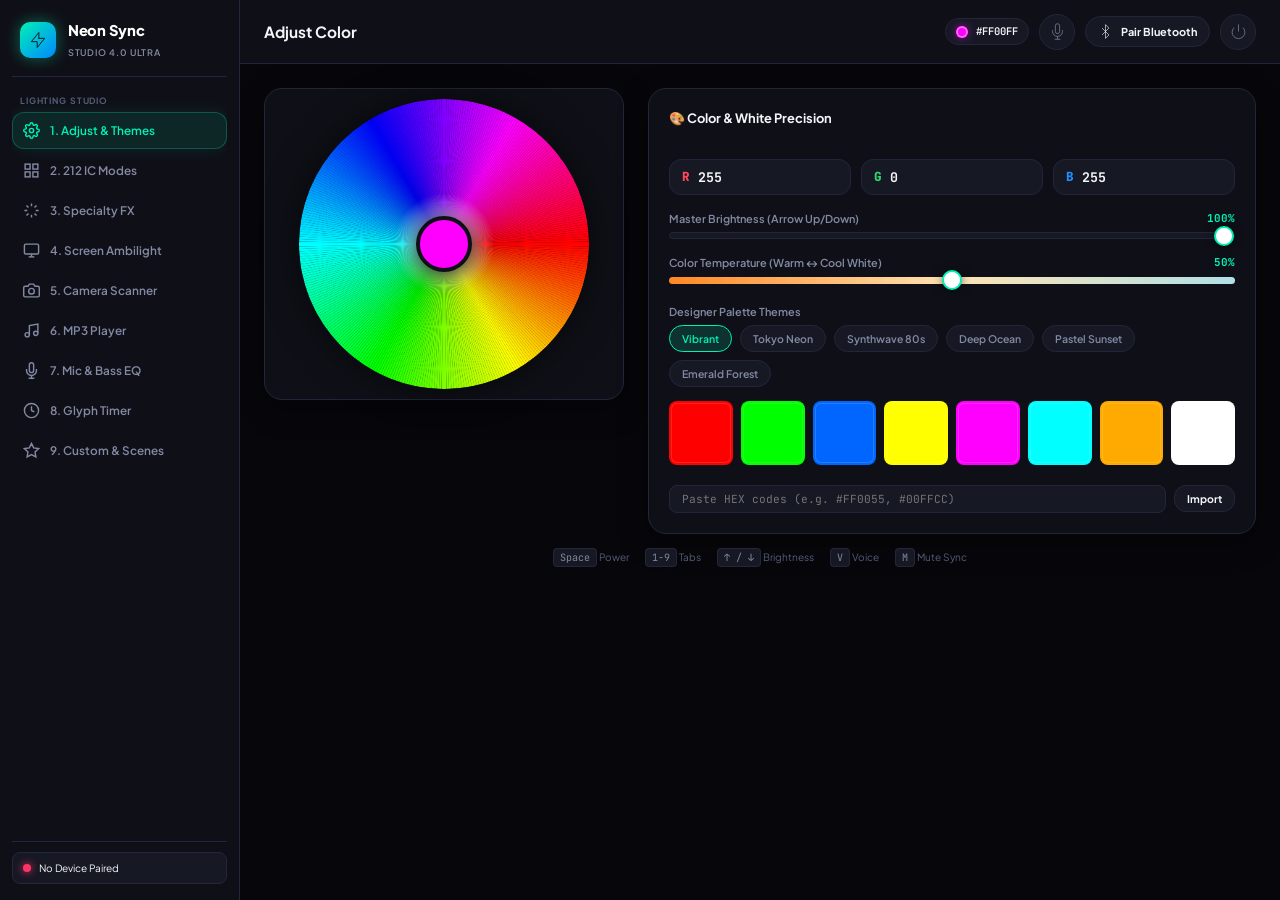
<file: index.html>
<!DOCTYPE html>
<html lang="en">
<head>
    <meta charset="UTF-8">
    <meta name="viewport" content="width=device-width, initial-scale=1.0, maximum-scale=1.0, user-scalable=no, viewport-fit=cover">
    <title>Neon Sync — Smart LED Studio Ultra</title>
    <meta name="description" content="All-in-One Smart Web Bluetooth Controller for RGB & Addressable LED Strips with Ambilight, Camera Scanner, Glyph Timer, and FX">
    <link rel="manifest" href="manifest.json">
    <meta name="theme-color" content="#00f0b5">
    <link href="https://fonts.googleapis.com/css2?family=Plus+Jakarta+Sans:wght@400;500;600;700;800&family=JetBrains+Mono:wght@500;700&display=swap" rel="stylesheet">
    <style>
        :root {
            --bg-base: #07070b;
            --bg-surface: #0f1017;
            --bg-elevated: #161824;
            --bg-elevated-2: #1e2030;
            --border: #23263a;
            --border-light: #2f344d;
            --text-main: #f4f5f8;
            --text-muted: #8389a4;
            --text-sub: #565c78;
            --accent: #00f0b5;
            --accent-rgb: 0, 240, 181;
            --accent-glow: rgba(0, 240, 181, 0.35);
            --danger: #ff3366;
            --warm: #ffaa44;
            --cool: #70c4ff;
            --radius-lg: 18px;
            --radius-md: 12px;
            --radius-sm: 8px;
            --sidebar-w: 240px;
            --header-h: 64px;
        }

        *, *::before, *::after {
            box-sizing: border-box;
            margin: 0;
            padding: 0;
            -webkit-tap-highlight-color: transparent;
        }

        html, body {
            width: 100%;
            height: 100%;
            overflow: hidden;
            background-color: var(--bg-base);
            color: var(--text-main);
            font-family: 'Plus Jakarta Sans', -apple-system, BlinkMacSystemFont, sans-serif;
            font-size: 14px;
            line-height: 1.4;
        }

        .app-container {
            display: flex;
            width: 100vw;
            height: 100vh;
            background-color: var(--bg-base);
        }

        /* --- DESKTOP SIDEBAR --- */
        .sidebar {
            width: var(--sidebar-w);
            height: 100%;
            background-color: var(--bg-surface);
            border-right: 1px solid var(--border);
            display: flex;
            flex-direction: column;
            padding: 16px 12px;
            flex-shrink: 0;
            z-index: 20;
        }

        .brand {
            display: flex;
            align-items: center;
            gap: 12px;
            padding: 4px 8px 16px;
            border-bottom: 1px solid var(--border);
            margin-bottom: 12px;
        }

        .brand-icon {
            width: 36px;
            height: 36px;
            border-radius: 10px;
            background: linear-gradient(135deg, #00f0b5, #0088ff);
            display: flex;
            align-items: center;
            justify-content: center;
            box-shadow: 0 0 15px rgba(0, 240, 181, 0.4);
            flex-shrink: 0;
        }

        .brand-icon svg { width: 20px; height: 20px; color: #000; }

        .brand-text h1 {
            font-size: 1.05rem;
            font-weight: 800;
            letter-spacing: -0.02em;
            color: #fff;
        }

        .brand-text span {
            font-size: 0.65rem;
            color: var(--text-muted);
            font-weight: 600;
            text-transform: uppercase;
            letter-spacing: 0.08em;
        }

        .nav-group {
            display: flex;
            flex-direction: column;
            gap: 3px;
            flex: 1;
            overflow-y: auto;
            scrollbar-width: none;
        }
        .nav-group::-webkit-scrollbar { display: none; }

        .nav-label {
            font-size: 0.62rem;
            font-weight: 700;
            text-transform: uppercase;
            letter-spacing: 0.1em;
            color: var(--text-sub);
            padding: 6px 8px 2px;
        }

        .nav-btn {
            display: flex;
            align-items: center;
            gap: 10px;
            padding: 9px 10px;
            border-radius: var(--radius-md);
            background: transparent;
            border: 1px solid transparent;
            color: var(--text-muted);
            font-size: 0.84rem;
            font-weight: 600;
            cursor: pointer;
            transition: all 0.2s cubic-bezier(0.16, 1, 0.3, 1);
            text-align: left;
            font-family: inherit;
        }

        .nav-btn svg { width: 17px; height: 17px; stroke-width: 2; flex-shrink: 0; }
        .nav-btn:hover { background-color: var(--bg-elevated); color: var(--text-main); }
        .nav-btn.active {
            background-color: rgba(var(--accent-rgb), 0.1);
            border-color: rgba(var(--accent-rgb), 0.25);
            color: var(--accent);
            box-shadow: 0 0 16px rgba(var(--accent-rgb), 0.1);
        }

        .sidebar-footer {
            padding-top: 10px;
            border-top: 1px solid var(--border);
        }

        .device-info-badge {
            background: var(--bg-elevated);
            border: 1px solid var(--border);
            border-radius: var(--radius-sm);
            padding: 8px 10px;
            font-size: 0.72rem;
            display: flex;
            align-items: center;
            gap: 8px;
        }

        .status-light {
            width: 8px;
            height: 8px;
            border-radius: 50%;
            background: var(--danger);
            box-shadow: 0 0 8px var(--danger);
            transition: all 0.3s;
        }

        .status-light.connected {
            background: var(--accent);
            box-shadow: 0 0 10px var(--accent);
        }

        /* --- MAIN VIEW AREA --- */
        .main-wrapper {
            flex: 1;
            display: flex;
            flex-direction: column;
            height: 100%;
            overflow: hidden;
            min-width: 0;
            background-color: var(--bg-base);
            position: relative;
        }

        /* --- TOP APP HEADER --- */
        .header-bar {
            height: var(--header-h);
            background-color: var(--bg-surface);
            border-bottom: 1px solid var(--border);
            display: flex;
            align-items: center;
            justify-content: space-between;
            padding: 0 24px;
            flex-shrink: 0;
            z-index: 10;
        }

        .header-left { display: flex; align-items: center; gap: 16px; }
        .page-title { font-size: 1.1rem; font-weight: 700; color: var(--text-main); }
        .header-right { display: flex; align-items: center; gap: 10px; }

        .live-preview-pill {
            display: flex;
            align-items: center;
            gap: 8px;
            background: var(--bg-elevated);
            border: 1px solid var(--border);
            padding: 5px 10px;
            border-radius: 100px;
            font-size: 0.75rem;
            font-weight: 600;
            font-family: 'JetBrains Mono', monospace;
        }

        .color-dot-live {
            width: 12px;
            height: 12px;
            border-radius: 50%;
            background: #ff00ff;
            box-shadow: 0 0 8px rgba(255, 0, 255, 0.6);
            border: 2px solid rgba(255, 255, 255, 0.4);
            transition: background 0.2s;
        }

        .btn-voice {
            width: 36px;
            height: 36px;
            border-radius: 50%;
            background: var(--bg-elevated);
            border: 1px solid var(--border);
            color: var(--text-muted);
            display: flex;
            align-items: center;
            justify-content: center;
            cursor: pointer;
            transition: all 0.2s;
        }

        .btn-voice:hover { border-color: var(--accent); color: var(--accent); }
        .btn-voice.listening {
            background: var(--danger);
            color: #fff;
            border-color: var(--danger);
            animation: pulseVoice 1.2s infinite;
        }

        @keyframes pulseVoice {
            0% { box-shadow: 0 0 0 0 rgba(255, 51, 102, 0.6); }
            70% { box-shadow: 0 0 0 10px rgba(255, 51, 102, 0); }
            100% { box-shadow: 0 0 0 0 rgba(255, 51, 102, 0); }
        }

        .btn-connect {
            display: flex;
            align-items: center;
            gap: 8px;
            background: var(--bg-elevated);
            color: var(--text-main);
            border: 1px solid var(--border);
            padding: 7px 12px;
            border-radius: 100px;
            font-size: 0.78rem;
            font-weight: 700;
            cursor: pointer;
            transition: all 0.2s;
            font-family: inherit;
        }

        .btn-connect:hover { background: var(--bg-elevated-2); border-color: var(--border-light); }
        .btn-connect.connected {
            background: rgba(var(--accent-rgb), 0.12);
            color: var(--accent);
            border-color: var(--accent);
            box-shadow: 0 0 15px rgba(var(--accent-rgb), 0.2);
        }

        .btn-power {
            width: 36px;
            height: 36px;
            border-radius: 50%;
            background: var(--bg-elevated);
            border: 1px solid var(--border);
            color: var(--text-muted);
            display: flex;
            align-items: center;
            justify-content: center;
            cursor: pointer;
            transition: all 0.25s;
        }

        .btn-power:hover { border-color: var(--danger); color: var(--danger); }
        .btn-power.on {
            background: var(--accent);
            color: #000;
            border-color: var(--accent);
            box-shadow: 0 0 18px var(--accent-glow);
        }

        /* --- TOAST --- */
        .voice-toast {
            position: absolute;
            top: 72px;
            left: 50%;
            transform: translateX(-50%) translateY(-20px);
            background: rgba(22, 24, 36, 0.95);
            border: 1px solid var(--accent);
            box-shadow: 0 8px 30px rgba(0, 0, 0, 0.8), 0 0 20px rgba(var(--accent-rgb), 0.2);
            backdrop-filter: blur(12px);
            padding: 8px 18px;
            border-radius: 100px;
            font-size: 0.82rem;
            font-weight: 600;
            color: var(--accent);
            display: flex;
            align-items: center;
            gap: 10px;
            z-index: 1000;
            opacity: 0;
            pointer-events: none;
            transition: all 0.25s cubic-bezier(0.16, 1, 0.3, 1);
        }

        .voice-toast.show { opacity: 1; transform: translateX(-50%) translateY(0); pointer-events: auto; }

        /* --- TAB VIEWPORT --- */
        .tab-viewport {
            flex: 1;
            overflow-y: auto;
            overflow-x: hidden;
            padding: 24px;
            scrollbar-width: thin;
            scrollbar-color: var(--border) transparent;
        }

        .tab-viewport::-webkit-scrollbar { width: 6px; }
        .tab-viewport::-webkit-scrollbar-thumb { background: var(--border); border-radius: 3px; }

        .tab-pane {
            display: none;
            animation: fadeIn 0.25s ease-out;
            max-width: 1200px;
            margin: 0 auto;
        }

        .tab-pane.active { display: block; }

        @keyframes fadeIn {
            from { opacity: 0; transform: translateY(6px); }
            to { opacity: 1; transform: translateY(0); }
        }

        .card {
            background: var(--bg-surface);
            border: 1px solid var(--border);
            border-radius: var(--radius-lg);
            padding: 20px;
            box-shadow: 0 8px 30px rgba(0, 0, 0, 0.4);
        }

        .card-header {
            display: flex;
            align-items: center;
            justify-content: space-between;
            margin-bottom: 16px;
        }

        .card-title {
            font-size: 0.92rem;
            font-weight: 700;
            color: var(--text-main);
            display: flex;
            align-items: center;
            gap: 8px;
        }

        /* TAB 1: ADJUST */
        .adjust-grid {
            display: grid;
            grid-template-columns: 360px 1fr;
            gap: 24px;
            align-items: start;
        }

        .wheel-container {
            display: flex;
            flex-direction: column;
            align-items: center;
            justify-content: center;
            padding: 10px 0;
        }

        .wheel-canvas-wrap {
            position: relative;
            width: 290px;
            height: 290px;
            border-radius: 50%;
            display: flex;
            align-items: center;
            justify-content: center;
            box-shadow: 0 0 35px rgba(0, 0, 0, 0.6);
        }

        #colorWheel {
            border-radius: 50%;
            cursor: crosshair;
            width: 100%;
            height: 100%;
            touch-action: none;
        }

        .wheel-center-preview {
            position: absolute;
            width: 56px;
            height: 56px;
            border-radius: 50%;
            background: #ff00ff;
            border: 4px solid var(--bg-surface);
            box-shadow: 0 4px 20px rgba(0, 0, 0, 0.8);
            pointer-events: none;
            transition: background 0.1s;
        }

        .controls-stack { display: flex; flex-direction: column; gap: 16px; }

        .rgb-inputs-row { display: grid; grid-template-columns: repeat(3, 1fr); gap: 10px; }

        .rgb-box {
            background: var(--bg-elevated);
            border: 1px solid var(--border);
            border-radius: var(--radius-md);
            padding: 8px 12px;
            display: flex;
            align-items: center;
            gap: 8px;
        }

        .rgb-box span { font-weight: 800; font-size: 0.9rem; font-family: 'JetBrains Mono', monospace; }
        .rgb-box.r-box span { color: #ff4757; }
        .rgb-box.g-box span { color: #2ed573; }
        .rgb-box.b-box span { color: #1e90ff; }
        .rgb-box input {
            width: 100%;
            background: transparent;
            border: none;
            color: var(--text-main);
            font-size: 0.95rem;
            font-weight: 700;
            font-family: 'JetBrains Mono', monospace;
            outline: none;
        }

        .slider-component { display: flex; flex-direction: column; gap: 6px; }
        .slider-top {
            display: flex;
            justify-content: space-between;
            align-items: center;
            font-size: 0.78rem;
            font-weight: 600;
            color: var(--text-muted);
        }

        .slider-val-badge { color: var(--accent); font-family: 'JetBrains Mono', monospace; font-weight: 700; }

        .range-slider {
            -webkit-appearance: none;
            appearance: none;
            width: 100%;
            height: 7px;
            background: var(--bg-elevated);
            border: 1px solid var(--border);
            border-radius: 100px;
            outline: none;
        }

        .range-slider::-webkit-slider-thumb {
            -webkit-appearance: none;
            appearance: none;
            width: 20px;
            height: 20px;
            border-radius: 50%;
            background: #fff;
            cursor: pointer;
            box-shadow: 0 0 10px rgba(0, 0, 0, 0.5);
            border: 2px solid var(--accent);
            transition: transform 0.15s;
        }

        .range-slider::-webkit-slider-thumb:hover { transform: scale(1.15); }
        .cct-slider { background: linear-gradient(90deg, #ff8822 0%, #ffe4b5 50%, #b0e0e6 100%); border: none; }

        /* Palette Theme Selector */
        .theme-chips-row { display: flex; gap: 8px; flex-wrap: wrap; }
        .theme-chip-btn {
            background: var(--bg-elevated);
            border: 1px solid var(--border);
            color: var(--text-muted);
            padding: 6px 12px;
            border-radius: 100px;
            font-size: 0.75rem;
            font-weight: 600;
            cursor: pointer;
            transition: all 0.2s;
            font-family: inherit;
        }
        .theme-chip-btn:hover { border-color: var(--accent); color: #fff; }
        .theme-chip-btn.active { background: rgba(var(--accent-rgb), 0.15); border-color: var(--accent); color: var(--accent); }

        .palette-grid { display: grid; grid-template-columns: repeat(8, 1fr); gap: 8px; }
        .palette-chip {
            aspect-ratio: 1;
            border-radius: var(--radius-sm);
            border: 2px solid transparent;
            cursor: pointer;
            transition: all 0.15s cubic-bezier(0.16, 1, 0.3, 1);
            position: relative;
            box-shadow: inset 0 0 0 1px rgba(255, 255, 255, 0.15);
            display: flex;
            align-items: center;
            justify-content: center;
            font-size: 0.65rem;
            font-weight: 800;
            color: #000;
        }
        .palette-chip:hover { transform: scale(1.15); z-index: 2; box-shadow: 0 4px 12px rgba(0, 0, 0, 0.5); }

        /* TAB 2: STYLE */
        .style-header-bar {
            display: flex;
            align-items: center;
            justify-content: space-between;
            gap: 16px;
            margin-bottom: 18px;
            background: var(--bg-surface);
            padding: 14px 18px;
            border-radius: var(--radius-md);
            border: 1px solid var(--border);
        }

        .category-tabs { display: flex; background: var(--bg-elevated); padding: 4px; border-radius: var(--radius-sm); gap: 4px; }
        .cat-btn {
            background: transparent;
            border: none;
            color: var(--text-muted);
            padding: 6px 14px;
            border-radius: 6px;
            font-size: 0.8rem;
            font-weight: 600;
            cursor: pointer;
            transition: all 0.2s;
            font-family: inherit;
        }
        .cat-btn.active { background: var(--accent); color: #000; box-shadow: 0 2px 8px var(--accent-glow); }

        .modes-grid-container {
            display: grid;
            grid-template-columns: repeat(auto-fill, minmax(180px, 1fr));
            gap: 10px;
            max-height: calc(100vh - 270px);
            overflow-y: auto;
            padding-right: 6px;
        }

        .mode-tile {
            background: var(--bg-surface);
            border: 1px solid var(--border);
            border-radius: var(--radius-md);
            padding: 14px;
            cursor: pointer;
            transition: all 0.2s;
            display: flex;
            align-items: center;
            gap: 10px;
        }

        .mode-tile:hover { border-color: rgba(var(--accent-rgb), 0.4); background: var(--bg-elevated); transform: translateY(-2px); }
        .mode-tile.active { border-color: var(--accent); background: rgba(var(--accent-rgb), 0.08); box-shadow: 0 0 16px rgba(var(--accent-rgb), 0.15); }
        .mode-tile-num {
            font-family: 'JetBrains Mono', monospace;
            font-size: 0.72rem;
            font-weight: 700;
            color: var(--text-sub);
            background: var(--bg-elevated);
            padding: 4px 6px;
            border-radius: 6px;
        }
        .mode-tile.active .mode-tile-num { color: var(--accent); background: rgba(var(--accent-rgb), 0.15); }
        .mode-tile-name { font-size: 0.82rem; font-weight: 600; color: var(--text-main); white-space: nowrap; overflow: hidden; text-overflow: ellipsis; }

        /* TAB 3: SPECIALTY FX */
        .fx-grid {
            display: grid;
            grid-template-columns: repeat(auto-fill, minmax(260px, 1fr));
            gap: 16px;
        }

        .fx-card {
            background: var(--bg-surface);
            border: 1px solid var(--border);
            border-radius: var(--radius-lg);
            padding: 22px;
            display: flex;
            flex-direction: column;
            gap: 12px;
            cursor: pointer;
            transition: all 0.25s;
            position: relative;
            overflow: hidden;
        }

        .fx-card:hover { border-color: rgba(var(--accent-rgb), 0.5); transform: translateY(-3px); background: var(--bg-elevated); }
        .fx-card.active { border-color: var(--accent); background: rgba(var(--accent-rgb), 0.1); box-shadow: 0 0 25px rgba(var(--accent-rgb), 0.2); }

        .fx-top-row { display: flex; align-items: center; justify-content: space-between; }
        .fx-icon { font-size: 2rem; }
        .fx-title { font-size: 1.05rem; font-weight: 800; color: var(--text-main); }
        .fx-desc { font-size: 0.8rem; color: var(--text-muted); line-height: 1.4; }

        /* TAB 4: SCREEN AMBILIGHT */
        .ambilight-layout { display: flex; flex-direction: column; gap: 20px; max-width: 800px; margin: 0 auto; }
        .screen-preview-card {
            background: var(--bg-surface);
            border: 1px solid var(--border);
            border-radius: var(--radius-lg);
            padding: 24px;
            display: flex;
            flex-direction: column;
            align-items: center;
            text-align: center;
            gap: 16px;
        }

        .screen-video-container {
            width: 100%;
            max-width: 600px;
            aspect-ratio: 16 / 9;
            background: #000;
            border-radius: var(--radius-md);
            border: 1px solid var(--border);
            overflow: hidden;
            position: relative;
            display: flex;
            align-items: center;
            justify-content: center;
        }

        #screenVideo, #cameraVideo { width: 100%; height: 100%; object-fit: cover; display: none; }
        .screen-placeholder { display: flex; flex-direction: column; align-items: center; gap: 10px; color: var(--text-muted); }
        .ambilight-color-strip { width: 100%; height: 16px; border-radius: 100px; background: #ff00ff; box-shadow: 0 0 25px rgba(255, 0, 255, 0.4); transition: background 0.1s; }

        /* Camera Crosshair Target */
        .camera-crosshair {
            position: absolute;
            width: 44px;
            height: 44px;
            border: 2px solid var(--accent);
            border-radius: 50%;
            box-shadow: 0 0 15px var(--accent);
            pointer-events: none;
            display: none;
        }
        .camera-crosshair::after {
            content: '';
            position: absolute;
            top: 50%; left: 50%;
            width: 6px; height: 6px;
            background: #fff;
            border-radius: 50%;
            transform: translate(-50%, -50%);
        }

        /* TAB 5: MP3 PLAYER */
        .player-card {
            background: var(--bg-surface);
            border: 1px solid var(--border);
            border-radius: var(--radius-lg);
            padding: 24px;
            display: flex;
            flex-direction: column;
            gap: 18px;
        }

        .player-visualizer { width: 100%; height: 110px; background: var(--bg-elevated); border-radius: var(--radius-md); border: 1px solid var(--border); }
        .player-controls-row { display: flex; align-items: center; gap: 14px; }
        .track-info { flex: 1; display: flex; flex-direction: column; gap: 2px; overflow: hidden; }
        .track-title { font-size: 0.95rem; font-weight: 700; color: var(--text-main); white-space: nowrap; overflow: hidden; text-overflow: ellipsis; }
        .track-status { font-size: 0.75rem; color: var(--text-muted); }
        .file-upload-btn { position: relative; overflow: hidden; display: inline-flex; align-items: center; gap: 8px; }
        .file-upload-btn input[type=file] { position: absolute; top: 0; left: 0; opacity: 0; width: 100%; height: 100%; cursor: pointer; }

        .music-cards-grid { display: grid; grid-template-columns: repeat(auto-fill, minmax(170px, 1fr)); gap: 12px; }
        .hw-music-card {
            background: var(--bg-surface);
            border: 1px solid var(--border);
            border-radius: var(--radius-md);
            padding: 16px 14px;
            display: flex;
            flex-direction: column;
            align-items: center;
            text-align: center;
            gap: 8px;
            cursor: pointer;
            transition: all 0.2s;
        }
        .hw-music-card:hover { border-color: rgba(var(--accent-rgb), 0.4); transform: translateY(-2px); background: var(--bg-elevated); }
        .hw-music-card.active { border-color: var(--accent); background: rgba(var(--accent-rgb), 0.1); box-shadow: 0 0 20px rgba(var(--accent-rgb), 0.2); }
        .hw-music-icon { font-size: 1.8rem; }
        .hw-music-name { font-size: 0.85rem; font-weight: 700; color: var(--text-main); }
        .hw-music-desc { font-size: 0.7rem; color: var(--text-muted); }

        /* TAB 6: MIC SYNC */
        .models-grid-8 { display: grid; grid-template-columns: repeat(4, 1fr); gap: 10px; width: 100%; }
        .model-chip {
            background: var(--bg-elevated);
            border: 1px solid var(--border);
            border-radius: var(--radius-md);
            padding: 12px 8px;
            display: flex;
            flex-direction: column;
            align-items: center;
            gap: 6px;
            cursor: pointer;
            transition: all 0.2s;
            font-family: inherit;
        }
        .model-chip:hover { border-color: var(--border-light); background: var(--bg-elevated-2); }
        .model-chip.active { border-color: var(--accent); background: rgba(var(--accent-rgb), 0.12); color: var(--accent); box-shadow: 0 0 14px rgba(var(--accent-rgb), 0.15); }
        .model-chip-icon { font-size: 1.3rem; }
        .model-chip-title { font-size: 0.75rem; font-weight: 700; color: var(--text-main); }
        .model-chip.active .model-chip-title { color: var(--accent); }

        /* TAB 7: NOTHING GLYPH-STYLE COUNTDOWN TIMER */
        .glyph-timer-container {
            display: flex;
            flex-direction: column;
            align-items: center;
            gap: 20px;
            background: var(--bg-surface);
            border: 1px solid var(--border);
            border-radius: var(--radius-lg);
            padding: 28px;
            max-width: 650px;
            margin: 0 auto 24px;
            text-align: center;
        }

        .glyph-battery-track {
            width: 100%;
            height: 24px;
            background: var(--bg-elevated);
            border: 1px solid var(--border);
            border-radius: 100px;
            overflow: hidden;
            position: relative;
            box-shadow: inset 0 2px 6px rgba(0,0,0,0.6);
        }

        .glyph-battery-bar {
            height: 100%;
            width: 100%;
            background: linear-gradient(90deg, #ff3366 0%, #ffaa44 30%, #00f0b5 100%);
            border-radius: 100px;
            box-shadow: 0 0 16px rgba(0, 240, 181, 0.6);
            transition: width 0.3s ease;
        }

        .glyph-digits {
            font-family: 'JetBrains Mono', monospace;
            font-size: 3.2rem;
            font-weight: 800;
            color: #fff;
            letter-spacing: -0.02em;
            text-shadow: 0 0 20px rgba(0, 240, 181, 0.4);
        }

        .glyph-presets-row { display: flex; gap: 10px; flex-wrap: wrap; justify-content: center; }

        /* TAB 8: CUSTOM SEQUENCE */
        .timeline-blocks {
            display: flex;
            flex-wrap: wrap;
            gap: 10px;
            min-height: 60px;
            align-items: center;
            padding: 14px;
            background: var(--bg-elevated);
            border-radius: var(--radius-md);
            border: 1px dashed var(--border-light);
            margin-bottom: 16px;
        }

        .timeline-block {
            width: 44px;
            height: 44px;
            border-radius: var(--radius-sm);
            border: 2px solid rgba(255, 255, 255, 0.2);
            cursor: pointer;
            position: relative;
            transition: all 0.2s;
            box-shadow: 0 4px 10px rgba(0, 0, 0, 0.5);
        }

        .timeline-block:hover { transform: scale(1.1); }
        .timeline-block.active {
            transform: scale(1.25);
            border-color: var(--accent);
            box-shadow: 0 0 18px var(--accent-glow);
            z-index: 5;
        }

        .color-picker-custom {
            width: 44px;
            height: 44px;
            border: 2px solid var(--border);
            border-radius: var(--radius-sm);
            background: none;
            cursor: pointer;
            padding: 0;
        }

        .color-picker-custom::-webkit-color-swatch-wrapper { padding: 0; }
        .color-picker-custom::-webkit-color-swatch { border: none; border-radius: 6px; }

        /* SCENES */
        .saved-scenes-grid { display: grid; grid-template-columns: repeat(auto-fill, minmax(180px, 1fr)); gap: 10px; margin-top: 12px; }
        .scene-card {
            background: var(--bg-elevated);
            border: 1px solid var(--border);
            border-radius: var(--radius-md);
            padding: 12px;
            display: flex;
            align-items: center;
            justify-content: space-between;
            gap: 8px;
        }

        .scene-card-info { display: flex; align-items: center; gap: 8px; cursor: pointer; flex: 1; overflow: hidden; }
        .scene-dot { width: 16px; height: 16px; border-radius: 50%; border: 2px solid rgba(255, 255, 255, 0.3); flex-shrink: 0; }
        .scene-name { font-size: 0.82rem; font-weight: 700; color: var(--text-main); white-space: nowrap; overflow: hidden; text-overflow: ellipsis; }
        .btn-scene-del { background: none; border: none; color: var(--danger); cursor: pointer; font-size: 0.95rem; opacity: 0.7; }
        .btn-scene-del:hover { opacity: 1; }

        /* Action Buttons */
        .btn-action {
            padding: 10px 20px;
            border-radius: var(--radius-md);
            font-size: 0.85rem;
            font-weight: 700;
            cursor: pointer;
            border: none;
            transition: all 0.2s;
            font-family: inherit;
            display: inline-flex;
            align-items: center;
            justify-content: center;
            gap: 8px;
        }

        .btn-primary { background: var(--accent); color: #000; box-shadow: 0 4px 15px var(--accent-glow); }
        .btn-primary:hover { transform: translateY(-2px); box-shadow: 0 6px 20px var(--accent-glow); }
        .btn-outline { background: var(--bg-elevated); color: var(--text-main); border: 1px solid var(--border); }
        .btn-outline:hover { background: var(--bg-elevated-2); border-color: var(--border-light); }
        .btn-danger-outline { background: transparent; color: var(--danger); border: 1px solid rgba(255, 51, 102, 0.3); }

        .shortcuts-hint { display: flex; gap: 16px; justify-content: center; font-size: 0.72rem; color: var(--text-sub); margin-top: 16px; }
        .kbd-badge { background: var(--bg-elevated); border: 1px solid var(--border); padding: 2px 6px; border-radius: 4px; font-family: 'JetBrains Mono', monospace; color: var(--text-muted); }

        /* MOBILE BOTTOM NAV (<768px) */
        .mobile-bottom-nav { display: none; }
        @media (max-width: 767px) {
            .sidebar { display: none !important; }
            .header-bar { padding: 0 12px; height: 54px; }
            .shortcuts-hint { display: none; }
            .page-title { font-size: 0.92rem; }
            .tab-viewport { padding: 12px; padding-bottom: 80px; }
            .adjust-grid { grid-template-columns: 1fr; gap: 14px; }
            .wheel-canvas-wrap { width: 240px; height: 240px; }
            .palette-grid { grid-template-columns: repeat(4, 1fr); gap: 6px; }
            .style-header-bar { flex-direction: column; align-items: stretch; gap: 10px; }
            .category-tabs { overflow-x: auto; scrollbar-width: none; }
            .category-tabs::-webkit-scrollbar { display: none; }
            .modes-grid-container { grid-template-columns: 1fr; max-height: calc(100vh - 240px); }
            .fx-grid { grid-template-columns: 1fr; }
            .music-cards-grid { grid-template-columns: 1fr 1fr; gap: 8px; }
            .models-grid-8 { grid-template-columns: repeat(2, 1fr); }
            .glyph-digits { font-size: 2.5rem; }

            .mobile-bottom-nav {
                display: flex;
                position: fixed;
                bottom: 0; left: 0;
                width: 100vw; height: 58px;
                background-color: var(--bg-surface);
                border-top: 1px solid var(--border);
                z-index: 100;
                padding-bottom: env(safe-area-inset-bottom);
                box-shadow: 0 -4px 20px rgba(0, 0, 0, 0.5);
                overflow-x: auto;
                scrollbar-width: none;
            }
            .mobile-bottom-nav::-webkit-scrollbar { display: none; }

            .mob-nav-item {
                flex: 1;
                min-width: 48px;
                display: flex;
                flex-direction: column;
                align-items: center;
                justify-content: center;
                gap: 2px;
                background: transparent;
                border: none;
                color: var(--text-muted);
                font-size: 0.58rem;
                font-weight: 700;
                cursor: pointer;
                font-family: inherit;
                transition: color 0.15s;
            }
            .mob-nav-item svg { width: 17px; height: 17px; stroke-width: 2; }
            .mob-nav-item.active { color: var(--accent); }
            .mob-nav-item.active svg { transform: translateY(-2px); color: var(--accent); }
        }
    </style>
</head>
<body>
    <div class="app-container">
        <!-- ============================================
             PC SIDEBAR NAVIGATION
             ============================================ -->
        <aside class="sidebar">
            <div class="brand">
                <div class="brand-icon">
                    <svg viewBox="0 0 24 24" fill="none" stroke="currentColor"><path stroke-linecap="round" stroke-linejoin="round" d="M13 10V3L4 14h7v7l9-11h-7z"/></svg>
                </div>
                <div class="brand-text">
                    <h1>Neon Sync</h1>
                    <span>Studio 4.0 Ultra</span>
                </div>
            </div>

            <nav class="nav-group">
                <span class="nav-label">Lighting Studio</span>
                <button class="nav-btn active" data-tab="tab-adjust">
                    <svg viewBox="0 0 24 24" fill="none" stroke="currentColor"><circle cx="12" cy="12" r="3"/><path d="M19.4 15a1.65 1.65 0 0 0 .33 1.82l.06.06a2 2 0 0 1 0 2.83 2 2 0 0 1-2.83 0l-.06-.06a1.65 1.65 0 0 0-1.82-.33 1.65 1.65 0 0 0-1 1.51V21a2 2 0 0 1-2 2 2 2 0 0 1-2-2v-.09A1.65 1.65 0 0 0 9 19.4a1.65 1.65 0 0 0-1.82.33l-.06.06a2 2 0 0 1-2.83 0 2 2 0 0 1 0-2.83l.06-.06A1.65 1.65 0 0 0 4.68 15a1.65 1.65 0 0 0-1.51-1H3a2 2 0 0 1-2-2 2 2 0 0 1 2-2h.09A1.65 1.65 0 0 0 4.6 9a1.65 1.65 0 0 0-.33-1.82l-.06-.06a2 2 0 0 1 0-2.83 2 2 0 0 1 2.83 0l.06.06A1.65 1.65 0 0 0 9 4.68a1.65 1.65 0 0 0 1-1.51V3a2 2 0 0 1 2-2 2 2 0 0 1 2 2v.09a1.65 1.65 0 0 0 1 1.51 1.65 1.65 0 0 0 1.82-.33l.06-.06a2 2 0 0 1 2.83 0 2 2 0 0 1 0 2.83l-.06.06a1.65 1.65 0 0 0-.33 1.82V9a1.65 1.65 0 0 0 1.51 1H21a2 2 0 0 1 2 2 2 2 0 0 1-2 2h-.09a1.65 1.65 0 0 0-1.51 1z"/></svg>
                    <span>1. Adjust & Themes</span>
                </button>
                <button class="nav-btn" data-tab="tab-style">
                    <svg viewBox="0 0 24 24" fill="none" stroke="currentColor"><rect x="3" y="3" width="7" height="7"/><rect x="14" y="3" width="7" height="7"/><rect x="14" y="14" width="7" height="7"/><rect x="3" y="14" width="7" height="7"/></svg>
                    <span>2. 212 IC Modes</span>
                </button>
                <button class="nav-btn" data-tab="tab-fx">
                    <svg viewBox="0 0 24 24" fill="none" stroke="currentColor"><path d="M12 2v4M12 18v4M4.93 4.93l2.83 2.83M16.24 16.24l2.83 2.83M2 12h4M18 12h4M4.93 19.07l2.83-2.83M16.24 7.76l2.83-2.83"/></svg>
                    <span>3. Specialty FX</span>
                </button>
                <button class="nav-btn" data-tab="tab-screen">
                    <svg viewBox="0 0 24 24" fill="none" stroke="currentColor"><rect x="2" y="3" width="20" height="14" rx="2" ry="2"/><line x1="8" y1="21" x2="16" y2="21"/><line x1="12" y1="17" x2="12" y2="21"/></svg>
                    <span>4. Screen Ambilight</span>
                </button>
                <button class="nav-btn" data-tab="tab-camera">
                    <svg viewBox="0 0 24 24" fill="none" stroke="currentColor"><path d="M23 19a2 2 0 0 1-2 2H3a2 2 0 0 1-2-2V8a2 2 0 0 1 2-2h4l2-3h6l2 3h4a2 2 0 0 1 2 2z"/><circle cx="12" cy="13" r="4"/></svg>
                    <span>5. Camera Scanner</span>
                </button>
                <button class="nav-btn" data-tab="tab-music">
                    <svg viewBox="0 0 24 24" fill="none" stroke="currentColor"><path d="M9 18V5l12-2v13"/><circle cx="6" cy="18" r="3"/><circle cx="18" cy="16" r="3"/></svg>
                    <span>6. MP3 Player</span>
                </button>
                <button class="nav-btn" data-tab="tab-mic">
                    <svg viewBox="0 0 24 24" fill="none" stroke="currentColor"><path d="M12 1a3 3 0 0 0-3 3v8a3 3 0 0 0 6 0V4a3 3 0 0 0-3-3z"/><path d="M19 10v2a7 7 0 0 1-14 0v-2"/><line x1="12" y1="19" x2="12" y2="23"/><line x1="8" y1="23" x2="16" y2="23"/></svg>
                    <span>7. Mic & Bass EQ</span>
                </button>
                <button class="nav-btn" data-tab="tab-glyph">
                    <svg viewBox="0 0 24 24" fill="none" stroke="currentColor"><circle cx="12" cy="12" r="10"/><polyline points="12 6 12 12 16 14"/></svg>
                    <span>8. Glyph Timer</span>
                </button>
                <button class="nav-btn" data-tab="tab-custom">
                    <svg viewBox="0 0 24 24" fill="none" stroke="currentColor"><polygon points="12 2 15.09 8.26 22 9.27 17 14.14 18.18 21.02 12 17.77 5.82 21.02 7 14.14 2 9.27 8.91 8.26 12 2"/></svg>
                    <span>9. Custom & Scenes</span>
                </button>
            </nav>

            <div class="sidebar-footer">
                <div class="device-info-badge">
                    <span class="status-light" id="sidebarStatusLight"></span>
                    <span id="sidebarDeviceName">No Device Paired</span>
                </div>
            </div>
        </aside>

        <!-- ============================================
             MAIN CONTENT VIEW AREA
             ============================================ -->
        <div class="main-wrapper">
            <!-- TOP APP BAR -->
            <header class="header-bar">
                <div class="header-left">
                    <h2 class="page-title" id="pageTitle">Adjust Color</h2>
                </div>
                <div class="header-right">
                    <div class="live-preview-pill">
                        <div class="color-dot-live" id="liveColorDot"></div>
                        <span id="liveHexLabel">#FF00FF</span>
                    </div>
                    <button id="voiceBtn" class="btn-voice" title="AI Voice Assistant (Key: V)">
                        <svg viewBox="0 0 24 24" width="17" height="17" fill="none" stroke="currentColor"><path d="M12 1a3 3 0 0 0-3 3v8a3 3 0 0 0 6 0V4a3 3 0 0 0-3-3z"/><path d="M19 10v2a7 7 0 0 1-14 0v-2"/><line x1="12" y1="19" x2="12" y2="23"/><line x1="8" y1="23" x2="16" y2="23"/></svg>
                    </button>
                    <button id="connectBtn" class="btn-connect">
                        <svg viewBox="0 0 24 24" width="15" height="15" stroke="currentColor" fill="none"><path d="M6.5 6.5l11 11L12 23V1l5.5 5.5-11 11"/></svg>
                        <span id="connStatusText">Pair Bluetooth</span>
                    </button>
                    <button id="powerBtn" class="btn-power" title="Power Toggle (Spacebar)">
                        <svg viewBox="0 0 24 24" width="17" height="17" stroke="currentColor" fill="none"><path d="M18.36 6.64a9 9 0 1 1-12.73 0"/><line x1="12" y1="2" x2="12" y2="12"/></svg>
                    </button>
                </div>
            </header>

            <div class="voice-toast" id="voiceToast">
                <span>🎙️</span>
                <span id="voiceToastText">Listening...</span>
            </div>

            <!-- SCROLLABLE TAB VIEWPORT -->
            <main class="tab-viewport">
                <!-- ============================================
                     TAB 1: ADJUST & AESTHETIC THEMES
                     ============================================ -->
                <section class="tab-pane active" id="tab-adjust">
                    <div class="adjust-grid">
                        <div class="card wheel-container">
                            <div class="wheel-canvas-wrap">
                                <canvas id="colorWheel" width="400" height="400"></canvas>
                                <div class="wheel-center-preview" id="wheelCenterPreview"></div>
                            </div>
                        </div>

                        <div class="card controls-stack">
                            <div class="card-header">
                                <h3 class="card-title">🎨 Color & White Precision</h3>
                            </div>

                            <div class="rgb-inputs-row">
                                <div class="rgb-box r-box"><span>R</span><input type="number" id="inputR" min="0" max="255" value="255"></div>
                                <div class="rgb-box g-box"><span>G</span><input type="number" id="inputG" min="0" max="255" value="0"></div>
                                <div class="rgb-box b-box"><span>B</span><input type="number" id="inputB" min="0" max="255" value="255"></div>
                            </div>

                            <div class="slider-component">
                                <div class="slider-top">
                                    <span>Master Brightness (Arrow Up/Down)</span>
                                    <span class="slider-val-badge" id="brightVal">100%</span>
                                </div>
                                <input type="range" id="brightnessSlider" min="0" max="100" value="100" class="range-slider">
                            </div>

                            <div class="slider-component">
                                <div class="slider-top">
                                    <span>Color Temperature (Warm ↔ Cool White)</span>
                                    <span class="slider-val-badge" id="cctVal">50%</span>
                                </div>
                                <input type="range" id="cctSlider" min="0" max="100" value="50" class="range-slider cct-slider">
                            </div>

                            <!-- Curated Theme Palettes -->
                            <div class="slider-component" style="margin-top: 4px;">
                                <div class="slider-top">
                                    <span>Designer Palette Themes</span>
                                </div>
                                <div class="theme-chips-row">
                                    <button class="theme-chip-btn active" data-theme="vibrant">Vibrant</button>
                                    <button class="theme-chip-btn" data-theme="tokyo">Tokyo Neon</button>
                                    <button class="theme-chip-btn" data-theme="synthwave">Synthwave 80s</button>
                                    <button class="theme-chip-btn" data-theme="ocean">Deep Ocean</button>
                                    <button class="theme-chip-btn" data-theme="sunset">Pastel Sunset</button>
                                    <button class="theme-chip-btn" data-theme="emerald">Emerald Forest</button>
                                </div>
                                <div class="palette-grid" id="themePaletteGrid" style="margin-top: 8px;"></div>
                            </div>

                            <!-- HEX Code Importer -->
                            <div style="display: flex; gap: 8px; align-items: center; margin-top: 4px;">
                                <input type="text" id="hexBatchInput" placeholder="Paste HEX codes (e.g. #FF0055, #00FFCC)" style="flex:1; background:var(--bg-elevated); border:1px solid var(--border); color:#fff; padding:6px 12px; border-radius:8px; font-size:0.8rem; font-family:'JetBrains Mono',monospace; outline:none;">
                                <button id="hexImportBtn" class="btn-action btn-outline" style="padding:6px 12px; font-size:0.75rem;">Import</button>
                            </div>
                        </div>
                    </div>
                </section>

                <!-- ============================================
                     TAB 2: STYLE (212 MODES)
                     ============================================ -->
                <section class="tab-pane" id="tab-style">
                    <div class="style-header-bar">
                        <div class="category-tabs">
                            <button class="cat-btn active" data-filter="basic">Basic (1-47)</button>
                            <button class="cat-btn" data-filter="curtain">Curtain (48-99)</button>
                            <button class="cat-btn" data-filter="trans">Trans (100-150)</button>
                            <button class="cat-btn" data-filter="water">Water (151-212)</button>
                        </div>
                        <div class="slider-component" style="min-width: 220px;">
                            <div class="slider-top">
                                <span>Animation Speed</span>
                                <span class="slider-val-badge" id="styleSpeedVal">50</span>
                            </div>
                            <input type="range" id="speedSlider" min="0" max="100" value="50" class="range-slider">
                        </div>
                    </div>

                    <div class="modes-grid-container" id="modesList"></div>
                </section>

                <!-- ============================================
                     TAB 3: SPECIALTY FX & SIMULATION
                     ============================================ -->
                <section class="tab-pane" id="tab-fx">
                    <div class="fx-grid">
                        <div class="fx-card" data-fx="police">
                            <div class="fx-top-row"><span class="fx-icon">🚓</span><span class="btn-action btn-outline" style="padding:4px 10px; font-size:0.72rem;">Start FX</span></div>
                            <h3 class="fx-title">Police Cruiser</h3>
                            <p class="fx-desc">High-speed alternating emergency Red & Blue strobe effect.</p>
                        </div>

                        <div class="fx-card" data-fx="lightning">
                            <div class="fx-top-row"><span class="fx-icon">⚡</span><span class="btn-action btn-outline" style="padding:4px 10px; font-size:0.72rem;">Start FX</span></div>
                            <h3 class="fx-title">Thunderstorm & Lightning</h3>
                            <p class="fx-desc">Deep atmospheric blue ambient glow with random explosive lightning flashes.</p>
                        </div>

                        <div class="fx-card" data-fx="candle">
                            <div class="fx-top-row"><span class="fx-icon">🔥</span><span class="btn-action btn-outline" style="padding:4px 10px; font-size:0.72rem;">Start FX</span></div>
                            <h3 class="fx-title">Campfire & Candle Flame</h3>
                            <p class="fx-desc">Organic, warm, soothing thermal luminosity flicker simulation.</p>
                        </div>

                        <div class="fx-card" data-fx="sos">
                            <div class="fx-top-row"><span class="fx-icon">🆘</span><span class="btn-action btn-outline" style="padding:4px 10px; font-size:0.72rem;">Start FX</span></div>
                            <h3 class="fx-title">SOS Morse Code</h3>
                            <p class="fx-desc">Standard 3 short, 3 long, 3 short emergency flash in pure white.</p>
                        </div>

                        <div class="fx-card" data-fx="cyberpunk">
                            <div class="fx-top-row"><span class="fx-icon">🌃</span><span class="btn-action btn-outline" style="padding:4px 10px; font-size:0.72rem;">Start FX</span></div>
                            <h3 class="fx-title">Tokyo Cyberpunk</h3>
                            <p class="fx-desc">High-contrast retro neon phase shifts between Cyber Cyan and Hot Pink.</p>
                        </div>

                        <div class="fx-card" data-fx="breathing">
                            <div class="fx-top-row"><span class="fx-icon">🧘</span><span class="btn-action btn-outline" style="padding:4px 10px; font-size:0.72rem;">Start FX</span></div>
                            <h3 class="fx-title">Deep Breathing Meditation</h3>
                            <p class="fx-desc">Slow, guided 4-second inhale / 4-second exhale color pulse to relieve stress.</p>
                        </div>
                    </div>
                </section>

                <!-- ============================================
                     TAB 4: SCREEN AMBILIGHT
                     ============================================ -->
                <section class="tab-pane" id="tab-screen">
                    <div class="ambilight-layout">
                        <div class="screen-preview-card">
                            <h3 style="font-size: 1.15rem; font-weight: 800;">🖥️ TV & Monitor Ambilight Sync</h3>
                            <p style="color: var(--text-muted); font-size: 0.85rem; max-width: 550px;">
                                Sync your LED strip with movies, YouTube videos, Twitch, or PC games in real-time.
                            </p>

                            <div class="screen-video-container">
                                <video id="screenVideo" autoplay muted playsinline></video>
                                <div class="screen-placeholder" id="screenPlaceholder">
                                    <svg viewBox="0 0 24 24" width="44" height="44" stroke="currentColor" fill="none"><rect x="2" y="3" width="20" height="14" rx="2" ry="2"/><line x1="8" y1="21" x2="16" y2="21"/><line x1="12" y1="17" x2="12" y2="21"/></svg>
                                    <span>Click Start to select your screen or browser tab</span>
                                </div>
                            </div>

                            <div class="ambilight-color-strip" id="ambilightStrip"></div>

                            <button id="toggleAmbilightBtn" class="btn-action btn-primary" style="padding: 12px 32px;">
                                Start Screen Sync
                            </button>
                        </div>
                    </div>
                </section>

                <!-- ============================================
                     TAB 5: CAMERA SCANNER
                     ============================================ -->
                <section class="tab-pane" id="tab-camera">
                    <div class="ambilight-layout">
                        <div class="screen-preview-card">
                            <h3 style="font-size: 1.15rem; font-weight: 800;">📷 Live Camera Color Picker & Room Scanner</h3>
                            <p style="color: var(--text-muted); font-size: 0.85rem; max-width: 550px;">
                                Point your camera at any object or wall in your room to match its color on your LED strip!
                            </p>

                            <div class="screen-video-container">
                                <video id="cameraVideo" autoplay muted playsinline></video>
                                <div class="camera-crosshair" id="cameraCrosshair"></div>
                                <div class="screen-placeholder" id="cameraPlaceholder">
                                    <svg viewBox="0 0 24 24" width="44" height="44" stroke="currentColor" fill="none"><path d="M23 19a2 2 0 0 1-2 2H3a2 2 0 0 1-2-2V8a2 2 0 0 1 2-2h4l2-3h6l2 3h4a2 2 0 0 1 2 2z"/><circle cx="12" cy="13" r="4"/></svg>
                                    <span>Click Start Camera to begin scanning</span>
                                </div>
                            </div>

                            <div class="ambilight-color-strip" id="cameraColorStrip"></div>

                            <div style="display: flex; gap: 12px;">
                                <button id="toggleCameraBtn" class="btn-action btn-primary" style="padding: 12px 28px;">Start Camera</button>
                                <button id="sampleCameraBtn" class="btn-action btn-outline" style="padding: 12px 20px;">Capture Color</button>
                            </div>
                        </div>
                    </div>
                </section>

                <!-- ============================================
                     TAB 6: MP3 AUDIO PLAYER
                     ============================================ -->
                <section class="tab-pane" id="tab-music">
                    <div class="ambilight-layout">
                        <div class="player-card">
                            <div class="card-header">
                                <h3 class="card-title">🎵 Local MP3 Player with Beat Sync</h3>
                                <label class="btn-action btn-outline file-upload-btn">
                                    📁 Open Song File
                                    <input type="file" id="audioFileInput" accept="audio/*">
                                </label>
                            </div>

                            <canvas id="playerCanvas" class="player-visualizer" width="700" height="110"></canvas>

                            <div class="player-controls-row">
                                <button id="playAudioBtn" class="btn-action btn-primary" style="width: 44px; height: 44px; border-radius: 50%; padding:0;">▶</button>
                                <div class="track-info">
                                    <span class="track-title" id="trackTitle">No file loaded</span>
                                    <span class="track-status" id="trackStatus">Upload any MP3 or WAV file to play</span>
                                </div>
                            </div>
                            <audio id="html5Audio" style="display:none;"></audio>
                        </div>

                        <div class="card">
                            <div class="card-header"><h3 class="card-title">⚡ Controller Built-in Music Modes</h3></div>
                            <div class="music-cards-grid" id="hwMusicGrid"></div>
                        </div>
                    </div>
                </section>

                <!-- ============================================
                     TAB 7: MIC SYNC & BASS EQ
                     ============================================ -->
                <section class="tab-pane" id="tab-mic">
                    <div class="ambilight-layout">
                        <div class="screen-preview-card">
                            <h3 style="font-size: 1.15rem; font-weight: 800;">🎙️ Real-Time Microphone Sync</h3>
                            <p style="color: var(--text-muted); font-size: 0.85rem; max-width: 500px;">
                                Acoustic beat tracking with background Noise Gate and Bass EQ filter.
                            </p>

                            <canvas id="visualizer" class="player-visualizer" width="700" height="110"></canvas>

                            <div style="display: grid; grid-template-columns: 1fr 1fr; gap: 16px; width: 100%; max-width: 550px;">
                                <div class="slider-component">
                                    <div class="slider-top"><span>Sensitivity</span><span class="slider-val-badge" id="micSensVal">5</span></div>
                                    <input type="range" id="micSensitivity" min="1" max="10" value="5" class="range-slider">
                                </div>
                                <div class="slider-component">
                                    <div class="slider-top"><span>Noise Gate (Room Filter)</span><span class="slider-val-badge" id="noiseGateVal">20</span></div>
                                    <input type="range" id="noiseGateSlider" min="0" max="80" value="20" class="range-slider">
                                </div>
                            </div>

                            <div style="display: flex; gap: 12px; align-items: center; margin-top: 4px;">
                                <button id="bassEqToggle" class="btn-action btn-outline">🎚️ Bass Subwoofer Filter: OFF</button>
                                <button id="musicSyncBtn" class="btn-action btn-primary">Start Listening</button>
                            </div>
                        </div>

                        <div class="card">
                            <div class="card-header"><h3 class="card-title">Select Reaction Algorithm</h3></div>
                            <div class="models-grid-8" id="micModelsContainer">
                                <button class="model-chip active" data-model="1"><span class="model-chip-icon">🎵</span><span class="model-chip-title">Vibe Beat</span></button>
                                <button class="model-chip" data-model="2"><span class="model-chip-icon">🌅</span><span class="model-chip-title">Melody Flow</span></button>
                                <button class="model-chip" data-model="3"><span class="model-chip-icon">🌧️</span><span class="model-chip-title">Rain Ripple</span></button>
                                <button class="model-chip" data-model="4"><span class="model-chip-icon">✨</span><span class="model-chip-title">Spectrum Vibe</span></button>
                                <button class="model-chip" data-model="5"><span class="model-chip-icon">🔊</span><span class="model-chip-title">Bass Drop Burst</span></button>
                                <button class="model-chip" data-model="6"><span class="model-chip-icon">🌆</span><span class="model-chip-title">Lo-Fi Sunset</span></button>
                                <button class="model-chip" data-model="7"><span class="model-chip-icon">🎙️</span><span class="model-chip-title">Vocal Warmth</span></button>
                                <button class="model-chip" data-model="8"><span class="model-chip-icon">⚡</span><span class="model-chip-title">Neon Cyber</span></button>
                            </div>
                        </div>
                    </div>
                </section>

                <!-- ============================================
                     TAB 8: NOTHING GLYPH COUNTDOWN TIMER
                     ============================================ -->
                <section class="tab-pane" id="tab-glyph">
                    <div class="glyph-timer-container">
                        <h3 style="font-size: 1.15rem; font-weight: 800;">⏳ Nothing Glyph-Style Battery Countdown</h3>
                        <p style="color: var(--text-muted); font-size: 0.82rem; max-width: 480px;">
                            Lights stay lit and progressively drain their brightness/level like a glowing battery gauge as time counts down to zero.
                        </p>

                        <div class="glyph-digits" id="glyphTimeDisplay">25:00</div>

                        <div class="glyph-battery-track">
                            <div class="glyph-battery-bar" id="glyphBatteryBar" style="width: 100%;"></div>
                        </div>

                        <div class="glyph-presets-row">
                            <button class="btn-action btn-outline glyph-preset-btn" data-mins="1">1 Min</button>
                            <button class="btn-action btn-outline glyph-preset-btn" data-mins="5">5 Min</button>
                            <button class="btn-action btn-outline glyph-preset-btn" data-mins="10">10 Min</button>
                            <button class="btn-action btn-outline glyph-preset-btn active" data-mins="25">25 Min (Pomodoro)</button>
                            <button class="btn-action btn-outline glyph-preset-btn" data-mins="45">45 Min</button>
                        </div>

                        <div style="display: flex; gap: 12px; width: 100%; max-width: 320px;">
                            <button id="startGlyphBtn" class="btn-action btn-primary" style="flex:1;">Start Glyph Timer</button>
                            <button id="resetGlyphBtn" class="btn-action btn-danger-outline" style="flex:1;">Reset</button>
                        </div>
                    </div>
                </section>

                <!-- ============================================
                     TAB 9: CUSTOM STUDIO & SAVED SCENES
                     ============================================ -->
                <section class="tab-pane" id="tab-custom">
                    <div class="adjust-grid">
                        <div class="card controls-stack">
                            <div class="card-header">
                                <h3 class="card-title">🎬 Custom Timeline Sequencer</h3>
                                <button id="clearSeqBtn" class="btn-action btn-danger-outline" style="padding: 4px 10px; font-size: 0.72rem;">Clear</button>
                            </div>

                            <div class="timeline-blocks" id="seqTimeline"></div>

                            <div style="display: flex; gap: 10px; align-items: center;">
                                <input type="color" id="seqColorPicker" value="#00f0b5" class="color-picker-custom">
                                <button id="addSeqColorBtn" class="btn-action btn-outline">+ Add Step</button>
                            </div>

                            <div class="slider-component" style="margin-top: 10px;">
                                <div class="slider-top"><span>Cycle Speed</span><span class="slider-val-badge" id="seqSpeedVal">Medium</span></div>
                                <input type="range" id="seqSpeedSlider" min="0" max="100" value="50" class="range-slider">
                            </div>

                            <div style="display: flex; gap: 8px;">
                                <button class="btn-action btn-outline trans-mode-btn active" data-trans="jump" style="flex:1;">Instant Jump</button>
                                <button class="btn-action btn-outline trans-mode-btn" data-trans="fade" style="flex:1;">Smooth Fade</button>
                            </div>

                            <button id="playSeqBtn" class="btn-action btn-primary" style="width: 100%;">Play Custom Sequence</button>
                        </div>

                        <div class="card controls-stack">
                            <div class="card-header"><h3 class="card-title">💾 Saved Scenes & Automation</h3></div>
                            <div style="display: flex; gap: 8px;">
                                <input type="text" id="sceneNameInput" placeholder="Scene name (e.g. Movie Night)" style="flex:1; background:var(--bg-elevated); border:1px solid var(--border); color:#fff; padding:6px 12px; border-radius:8px; outline:none; font-family:inherit; font-size:0.8rem;">
                                <button id="saveSceneBtn" class="btn-action btn-primary" style="padding:6px 12px; font-size:0.75rem;">Save</button>
                            </div>
                            <div class="saved-scenes-grid" id="savedScenesList"></div>

                            <div style="margin-top: 12px; border-top: 1px solid var(--border); padding-top: 12px;">
                                <h4 style="font-size: 0.85rem; font-weight:700; margin-bottom: 8px;">Daily Auto On/Off</h4>
                                <div style="display:flex; gap:8px;">
                                    <div style="flex:1;"><label style="font-size:0.7rem; color:var(--text-muted);">On Time</label><input type="time" id="schedOnTime" value="18:00" style="width:100%; background:var(--bg-elevated); border:1px solid var(--border); color:#fff; padding:6px; border-radius:6px; font-family:'JetBrains Mono'; font-weight:700;"></div>
                                    <div style="flex:1;"><label style="font-size:0.7rem; color:var(--text-muted);">Off Time</label><input type="time" id="schedOffTime" value="23:30" style="width:100%; background:var(--bg-elevated); border:1px solid var(--border); color:#fff; padding:6px; border-radius:6px; font-family:'JetBrains Mono'; font-weight:700;"></div>
                                </div>
                                <button id="toggleSchedBtn" class="btn-action btn-outline" style="width: 100%; margin-top: 8px;">Enable Schedule</button>
                            </div>
                        </div>
                    </div>
                </section>

                <div class="shortcuts-hint">
                    <span><span class="kbd-badge">Space</span> Power</span>
                    <span><span class="kbd-badge">1-9</span> Tabs</span>
                    <span><span class="kbd-badge">↑ / ↓</span> Brightness</span>
                    <span><span class="kbd-badge">V</span> Voice</span>
                    <span><span class="kbd-badge">M</span> Mute Sync</span>
                </div>
            </main>
        </div>

        <!-- ============================================
             MOBILE EXCLUSIVE BOTTOM NAVIGATION BAR
             ============================================ -->
        <nav class="mobile-bottom-nav">
            <button class="mob-nav-item active" data-tab="tab-adjust"><svg viewBox="0 0 24 24" fill="none" stroke="currentColor"><circle cx="12" cy="12" r="3"/><path d="M19.4 15a1.65 1.65 0 0 0 .33 1.82l.06.06a2 2 0 0 1 0 2.83 2 2 0 0 1-2.83 0l-.06-.06a1.65 1.65 0 0 0-1.82-.33 1.65 1.65 0 0 0-1 1.51V21a2 2 0 0 1-2 2 2 2 0 0 1-2-2v-.09A1.65 1.65 0 0 0 9 19.4a1.65 1.65 0 0 0-1.82.33l-.06.06a2 2 0 0 1-2.83 0 2 2 0 0 1 0-2.83l.06-.06A1.65 1.65 0 0 0 4.68 15a1.65 1.65 0 0 0-1.51-1H3a2 2 0 0 1-2-2 2 2 0 0 1 2-2h.09A1.65 1.65 0 0 0 4.6 9a1.65 1.65 0 0 0-.33-1.82l-.06-.06a2 2 0 0 1 0-2.83 2 2 0 0 1 2.83 0l.06.06A1.65 1.65 0 0 0 9 4.68a1.65 1.65 0 0 0 1-1.51V3a2 2 0 0 1 2-2 2 2 0 0 1 2 2v.09a1.65 1.65 0 0 0 1 1.51 1.65 1.65 0 0 0 1.82-.33l.06-.06a2 2 0 0 1 2.83 0 2 2 0 0 1 0 2.83l-.06.06a1.65 1.65 0 0 0-.33 1.82V9a1.65 1.65 0 0 0 1.51 1H21a2 2 0 0 1 2 2 2 2 0 0 1-2 2h-.09a1.65 1.65 0 0 0-1.51 1z"/></svg><span>Adjust</span></button>
            <button class="mob-nav-item" data-tab="tab-style"><svg viewBox="0 0 24 24" fill="none" stroke="currentColor"><rect x="3" y="3" width="7" height="7"/><rect x="14" y="3" width="7" height="7"/><rect x="14" y="14" width="7" height="7"/><rect x="3" y="14" width="7" height="7"/></svg><span>Modes</span></button>
            <button class="mob-nav-item" data-tab="tab-fx"><svg viewBox="0 0 24 24" fill="none" stroke="currentColor"><path d="M12 2v4M12 18v4M4.93 4.93l2.83 2.83M16.24 16.24l2.83 2.83M2 12h4M18 12h4M4.93 19.07l2.83-2.83M16.24 7.76l2.83-2.83"/></svg><span>FX</span></button>
            <button class="mob-nav-item" data-tab="tab-screen"><svg viewBox="0 0 24 24" fill="none" stroke="currentColor"><rect x="2" y="3" width="20" height="14" rx="2" ry="2"/><line x1="8" y1="21" x2="16" y2="21"/><line x1="12" y1="17" x2="12" y2="21"/></svg><span>Screen</span></button>
            <button class="mob-nav-item" data-tab="tab-camera"><svg viewBox="0 0 24 24" fill="none" stroke="currentColor"><path d="M23 19a2 2 0 0 1-2 2H3a2 2 0 0 1-2-2V8a2 2 0 0 1 2-2h4l2-3h6l2 3h4a2 2 0 0 1 2 2z"/><circle cx="12" cy="13" r="4"/></svg><span>Camera</span></button>
            <button class="mob-nav-item" data-tab="tab-music"><svg viewBox="0 0 24 24" fill="none" stroke="currentColor"><path d="M9 18V5l12-2v13"/><circle cx="6" cy="18" r="3"/><circle cx="18" cy="16" r="3"/></svg><span>MP3</span></button>
            <button class="mob-nav-item" data-tab="tab-mic"><svg viewBox="0 0 24 24" fill="none" stroke="currentColor"><path d="M12 1a3 3 0 0 0-3 3v8a3 3 0 0 0 6 0V4a3 3 0 0 0-3-3z"/><path d="M19 10v2a7 7 0 0 1-14 0v-2"/><line x1="12" y1="19" x2="12" y2="23"/><line x1="8" y1="23" x2="16" y2="23"/></svg><span>Mic</span></button>
            <button class="mob-nav-item" data-tab="tab-glyph"><svg viewBox="0 0 24 24" fill="none" stroke="currentColor"><circle cx="12" cy="12" r="10"/><polyline points="12 6 12 12 16 14"/></svg><span>Glyph</span></button>
            <button class="mob-nav-item" data-tab="tab-custom"><svg viewBox="0 0 24 24" fill="none" stroke="currentColor"><polygon points="12 2 15.09 8.26 22 9.27 17 14.14 18.18 21.02 12 17.77 5.82 21.02 7 14.14 2 9.27 8.91 8.26 12 2"/></svg><span>Scenes</span></button>
        </nav>
    </div>

    <!-- ============================================
         EMBEDDED APPLICATION LOGIC
         ============================================ -->
    <script>
        // --- APP STATE ---
        let bleDevice = null, writeChar = null;
        let isPoweredOn = true, currentMode = 1, currentMusicModel = 1;
        let lastSentTime = 0, micSensitivity = 5, noiseGateThreshold = 20;
        let isBassEqEnabled = false;
        let currentBrightness = 100, currentRGB = { r: 255, g: 0, b: 255 };

        // --- 212 ADDRESSABLE IC MODES ---
        const MODE_NAMES = {
            1: "Auto Play", 2: "Magic Forward", 3: "Magic Back", 4: "7-Color Energy", 5: "7-Color Jump",
            6: "3-Color Jump", 7: "1-Color Jump", 8: "Red Fade", 9: "Green Fade", 10: "Blue Fade",
            11: "Yellow Fade", 12: "Cyan Fade", 13: "Purple Fade", 14: "White Fade", 15: "R-G Cross Fade",
            16: "R-B Cross Fade", 17: "G-B Cross Fade", 18: "7-Color Strobe", 19: "Red Strobe", 20: "Green Strobe",
            21: "Blue Strobe", 22: "Yellow Strobe", 23: "Cyan Strobe", 24: "Purple Strobe", 25: "White Strobe",
            26: "7-Color Flow", 27: "Red Flow", 28: "Green Flow", 29: "Blue Flow", 30: "Yellow Flow",
            31: "Cyan Flow", 32: "Purple Flow", 33: "White Flow", 34: "7-Color Chase", 35: "Red Chase",
            36: "Green Chase", 37: "Blue Chase", 38: "Yellow Chase", 39: "Cyan Chase", 40: "Purple Chase",
            41: "White Chase", 42: "7-Color Twinkle", 43: "R-G-B Twinkle",
            44: "R-G-B Flush Close", 45: "R-G-B Flush Open", 46: "Y-C-P Flush Close", 47: "Y-C-P Flush Open"
        };
        const MODES = [];
        for (let i = 1; i <= 212; i++) {
            let category = 'water';
            if (i <= 47) category = 'basic';
            else if (i <= 99) category = 'curtain';
            else if (i <= 150) category = 'trans';
            MODES.push({ id: i, name: MODE_NAMES[i] || `Mode ${i}`, category });
        }

        const HW_MUSIC_MODES = [
            { id: 1, name: "Energy Beat", icon: "⚡", desc: "Bass reaction" },
            { id: 2, name: "Spectrum Flow", icon: "🌈", desc: "Full spectrum" },
            { id: 3, name: "Rolling Wave", icon: "🌊", desc: "Color surge" },
            { id: 4, name: "Stamp Rhythm", icon: "💥", desc: "Impact bursts" },
            { id: 5, name: "Music Sync", icon: "🎵", desc: "Hardware mic" },
            { id: 6, name: "Heartbeat", icon: "💓", desc: "Pulse breathing" },
            { id: 7, name: "Gradient", icon: "🌟", desc: "Vibrant morph" },
            { id: 8, name: "Firework", icon: "🎆", desc: "Audio sparks" }
        ];

        // Curated Designer Themes
        const THEME_PALETTES = {
            vibrant: ["#FF0000", "#00FF00", "#0066FF", "#FFFF00", "#FF00FF", "#00FFFF", "#FFAA00", "#FFFFFF"],
            tokyo: ["#FF0055", "#00F0FF", "#7928CA", "#FF00AA", "#00FF66", "#FFE600", "#002BFF", "#FFFFFF"],
            synthwave: ["#FF71CE", "#01CDFE", "#05FFA1", "#B967FF", "#FFFB96", "#FF007F", "#1B003A", "#FFFFFF"],
            ocean: ["#001F3F", "#0074D9", "#7FDBFF", "#39CCCC", "#2ECC40", "#01FF70", "#004987", "#E0F7FA"],
            sunset: ["#FF4E50", "#FC913A", "#F9D423", "#EDE574", "#E1F5C4", "#FF6B6B", "#C06C84", "#6C5B7B"],
            emerald: ["#0B6623", "#2E8B57", "#3CB371", "#20B2AA", "#00FA9A", "#98FB98", "#8FBC8F", "#004D40"]
        };

        // --- DOM ELEMENTS ---
        const $ = id => document.getElementById(id);
        const $$ = sel => document.querySelectorAll(sel);

        const connectBtn = $('connectBtn'), powerBtn = $('powerBtn'), voiceBtn = $('voiceBtn');
        const connStatusText = $('connStatusText'), sidebarStatusLight = $('sidebarStatusLight'), sidebarDeviceName = $('sidebarDeviceName');
        const liveColorDot = $('liveColorDot'), liveHexLabel = $('liveHexLabel'), pageTitle = $('pageTitle');
        const voiceToast = $('voiceToast'), voiceToastText = $('voiceToastText');

        const colorWheel = $('colorWheel'), ctx = colorWheel.getContext('2d'), wheelCenterPreview = $('wheelCenterPreview');
        const inputR = $('inputR'), inputG = $('inputG'), inputB = $('inputB');
        const brightnessSlider = $('brightnessSlider'), brightVal = $('brightVal');
        const cctSlider = $('cctSlider'), cctVal = $('cctVal');

        const themePaletteGrid = $('themePaletteGrid'), hexBatchInput = $('hexBatchInput'), hexImportBtn = $('hexImportBtn');
        const modesList = $('modesList'), speedSlider = $('speedSlider'), styleSpeedVal = $('styleSpeedVal');

        // Screen Sync
        const screenVideo = $('screenVideo'), screenPlaceholder = $('screenPlaceholder'), ambilightStrip = $('ambilightStrip'), toggleAmbilightBtn = $('toggleAmbilightBtn');

        // Camera Scanner
        const cameraVideo = $('cameraVideo'), cameraPlaceholder = $('cameraPlaceholder'), cameraCrosshair = $('cameraCrosshair'), cameraColorStrip = $('cameraColorStrip');
        const toggleCameraBtn = $('toggleCameraBtn'), sampleCameraBtn = $('sampleCameraBtn');

        // MP3 Player
        const audioFileInput = $('audioFileInput'), playAudioBtn = $('playAudioBtn'), trackTitle = $('trackTitle'), trackStatus = $('trackStatus');
        const html5Audio = $('html5Audio'), playerCanvas = $('playerCanvas'), playerCtx = playerCanvas.getContext('2d'), hwMusicGrid = $('hwMusicGrid');

        // Mic Sync
        const musicSyncBtn = $('musicSyncBtn'), micSensitivitySlider = $('micSensitivity'), micSensVal = $('micSensVal');
        const noiseGateSlider = $('noiseGateSlider'), noiseGateVal = $('noiseGateVal'), bassEqToggle = $('bassEqToggle');
        const visualizer = $('visualizer'), visCtx = visualizer.getContext('2d');

        // Glyph Timer
        const glyphTimeDisplay = $('glyphTimeDisplay'), glyphBatteryBar = $('glyphBatteryBar'), startGlyphBtn = $('startGlyphBtn'), resetGlyphBtn = $('resetGlyphBtn');

        // Custom Sequence
        const seqTimeline = $('seqTimeline'), seqColorPicker = $('seqColorPicker'), addSeqColorBtn = $('addSeqColorBtn'), clearSeqBtn = $('clearSeqBtn');
        const seqSpeedSlider = $('seqSpeedSlider'), playSeqBtn = $('playSeqBtn');

        // Scenes & Sched
        const sceneNameInput = $('sceneNameInput'), saveSceneBtn = $('saveSceneBtn'), savedScenesList = $('savedScenesList');
        const toggleSchedBtn = $('toggleSchedBtn'), schedStatusText = $('schedStatusText');

        // --- INIT ---
        window.addEventListener('DOMContentLoaded', () => {
            drawColorWheel();
            populateModes('basic');
            populateHwMusic();
            renderThemePalette('vibrant');
            renderSavedScenes();
            bindAllEvents();
            setupKeyboardShortcuts();
            window.addEventListener('resize', drawColorWheel);
        });

        // --- BLE PROTOCOL ---
        async function sendCommand(payload) {
            if (!writeChar) return;
            const now = Date.now();
            if (now - lastSentTime < 35) return;
            lastSentTime = now;
            try {
                const data = new Uint8Array(payload);
                if (writeChar.properties.writeWithoutResponse) await writeChar.writeValueWithoutResponse(data);
                else await writeChar.writeValue(data);
            } catch (e) { console.error("BLE error", e); }
        }

        connectBtn.addEventListener('click', async () => {
            if (bleDevice && bleDevice.gatt.connected) { bleDevice.gatt.disconnect(); return; }
            try {
                bleDevice = await navigator.bluetooth.requestDevice({
                    acceptAllDevices: true,
                    optionalServices: [
                        '0000fff0-0000-1000-8000-00805f9b34fb',
                        '0000ffe5-0000-1000-8000-00805f9b34fb',
                        '0000ffd5-0000-1000-8000-00805f9b34fb'
                    ]
                });

                connStatusText.textContent = 'Pairing...';
                bleDevice.addEventListener('gattserverdisconnected', onDisconnected);
                const server = await bleDevice.gatt.connect();

                const services = await server.getPrimaryServices();
                for (const svc of services) {
                    const chars = await svc.getCharacteristics();
                    for (const c of chars) {
                        if (c.properties.write || c.properties.writeWithoutResponse) { writeChar = c; break; }
                    }
                    if (writeChar) break;
                }

                if (writeChar) {
                    const name = bleDevice.name || 'LED Strip';
                    connStatusText.textContent = 'Connected';
                    connectBtn.classList.add('connected');
                    powerBtn.classList.add('on');
                    sidebarStatusLight.classList.add('connected');
                    sidebarDeviceName.textContent = name;
                    isPoweredOn = true;
                    showVoiceToast(`Connected to ${name}`);
                }
            } catch (e) { connStatusText.textContent = 'Pair Bluetooth'; }
        });

        function onDisconnected() {
            writeChar = null;
            connStatusText.textContent = 'Pair Bluetooth';
            connectBtn.classList.remove('connected');
            powerBtn.classList.remove('on');
            sidebarStatusLight.classList.remove('connected');
            sidebarDeviceName.textContent = 'No Device Paired';
            stopAllActiveFX();
            showVoiceToast("Device Disconnected");
        }

        function stopAllActiveFX() {
            stopSpecialtyFX();
            stopAmbilight();
            stopCameraScanner();
            stopMicSync();
            stopSequence();
            stopGlyphTimer();
        }

        // --- COMMAND WRAPPERS ---
        async function setPower(on) {
            const payload = on ?
                [0x7E, 0x04, 0x04, 0xF0, 0x00, 0x01, 0xFF, 0x00, 0xEF] :
                [0x7E, 0x04, 0x04, 0x00, 0x00, 0x00, 0xFF, 0x00, 0xEF];
            await sendCommand(payload);
        }

        async function setColor(r, g, b) {
            currentRGB = { r, g, b };
            await sendCommand([0x7E, 0x07, 0x05, 0x03, r, g, b, 0x10, 0xEF]);
            const rgbStr = `rgb(${r}, ${g}, ${b})`;
            const hex = '#' + ((1 << 24) + (r << 16) + (g << 8) + b).toString(16).slice(1).toUpperCase();
            wheelCenterPreview.style.background = rgbStr;
            liveColorDot.style.background = rgbStr;
            liveHexLabel.textContent = hex;
            inputR.value = r; inputG.value = g; inputB.value = b;
            seqColorPicker.value = hex;
        }

        async function setBrightness(val) {
            currentBrightness = val;
            await sendCommand([0x7E, 0x04, 0x01, val, 0x00, 0x00, 0x00, 0x00, 0xEF]);
            brightVal.textContent = `${val}%`;
            brightnessSlider.value = val;
        }

        async function setCCT(warm, cool) {
            await sendCommand([0x7E, 0x00, 0x05, 0x02, warm, cool, 0x00, 0x00, 0xEF]);
        }

        async function setMode(modeId) {
            await sendCommand([0x7E, 0x07, 0x03, modeId, 0x03, 0xFF, 0xFF, 0x00, 0xEF]);
            currentMode = modeId;
        }

        async function setSpeed(val) {
            await sendCommand([0x7E, 0x07, 0x02, val, 0xFF, 0xFF, 0xFF, 0x00, 0xEF]);
        }

        function setReactiveMusicModel(modelId) {
            currentMusicModel = modelId;
            $$('.model-chip').forEach(chip => chip.classList.toggle('active', parseInt(chip.dataset.model, 10) === modelId));
            $$('.hw-music-card').forEach((card, idx) => card.classList.toggle('active', HW_MUSIC_MODES[idx]?.id === modelId));
        }

        // --- NAVIGATION ---
        const tabList = ['tab-adjust', 'tab-style', 'tab-fx', 'tab-screen', 'tab-camera', 'tab-music', 'tab-mic', 'tab-glyph', 'tab-custom'];
        function switchTab(tabId) {
            $$('.tab-pane').forEach(p => p.classList.remove('active'));
            $$('.nav-btn').forEach(b => b.classList.remove('active'));
            $$('.mob-nav-item').forEach(b => b.classList.remove('active'));

            const targetPane = $(tabId);
            if (targetPane) targetPane.classList.add('active');

            const activeDeskBtn = document.querySelector(`.nav-btn[data-tab="${tabId}"]`);
            if (activeDeskBtn) activeDeskBtn.classList.add('active');

            const activeMobBtn = document.querySelector(`.mob-nav-item[data-tab="${tabId}"]`);
            if (activeMobBtn) activeMobBtn.classList.add('active');

            const titles = {
                'tab-adjust': 'Adjust Color & Themes',
                'tab-style': '212 IC Dynamic Modes',
                'tab-fx': 'Specialty Lighting FX',
                'tab-screen': 'TV & Monitor Ambilight Sync',
                'tab-camera': 'Camera Room Scanner',
                'tab-music': 'Local MP3 Music Player',
                'tab-mic': 'Microphone Sync & Bass EQ',
                'tab-glyph': 'Nothing Glyph Countdown Timer',
                'tab-custom': 'Custom Studio & Scenes'
            };
            pageTitle.textContent = titles[tabId] || 'Neon Sync';
        }

        let toastTimeout;
        function showVoiceToast(text) {
            voiceToastText.textContent = text;
            voiceToast.classList.add('show');
            clearTimeout(toastTimeout);
            toastTimeout = setTimeout(() => voiceToast.classList.remove('show'), 3000);
        }

        // --- THEME PALETTES & HEX IMPORTER ---
        function renderThemePalette(themeKey) {
            const colors = THEME_PALETTES[themeKey] || THEME_PALETTES.vibrant;
            themePaletteGrid.innerHTML = '';
            colors.forEach(hex => {
                const chip = document.createElement('button');
                chip.className = 'palette-chip';
                chip.style.background = hex;
                chip.addEventListener('click', () => {
                    const r = parseInt(hex.slice(1,3), 16), g = parseInt(hex.slice(3,5), 16), b = parseInt(hex.slice(5,7), 16);
                    setColor(r, g, b);
                });
                themePaletteGrid.appendChild(chip);
            });
        }

        hexImportBtn.addEventListener('click', () => {
            const input = hexBatchInput.value.trim();
            if (!input) return;
            const matches = input.match(/#([0-9A-Fa-f]{6})/g);
            if (matches && matches.length) {
                THEME_PALETTES['custom_import'] = matches;
                renderThemePalette('custom_import');
                showVoiceToast(`Imported ${matches.length} colors`);
            }
        });

        // --- SPECIALTY FX ENGINE ---
        let currentFx = null;
        let fxInterval = null, fxRaf = null;

        function startSpecialtyFX(fxType) {
            stopSpecialtyFX();
            currentFx = fxType;
            stopMicSync();
            stopAmbilight();

            const card = document.querySelector(`.fx-card[data-fx="${fxType}"]`);
            if (card) {
                card.classList.add('active');
                card.querySelector('.btn-action').textContent = 'Running';
            }

            if (fxType === 'police') runPoliceFX();
            else if (fxType === 'lightning') runLightningFX();
            else if (fxType === 'candle') runCandleFX();
            else if (fxType === 'sos') runSosFX();
            else if (fxType === 'cyberpunk') runCyberpunkFX();
            else if (fxType === 'breathing') runBreathingFX();
        }

        function stopSpecialtyFX() {
            clearInterval(fxInterval);
            cancelAnimationFrame(fxRaf);
            currentFx = null;
            $$('.fx-card').forEach(c => {
                c.classList.remove('active');
                c.querySelector('.btn-action').textContent = 'Start FX';
            });
        }

        function runPoliceFX() {
            let toggle = false;
            fxInterval = setInterval(() => {
                toggle = !toggle;
                if (toggle) setColor(255, 0, 0);
                else setColor(0, 0, 255);
            }, 120);
        }

        function runLightningFX() {
            let nextFlash = Date.now() + 1000;
            fxInterval = setInterval(() => {
                const now = Date.now();
                if (now >= nextFlash) {
                    // Flash intense white/cyan
                    setColor(255, 255, 255);
                    setBrightness(100);
                    setTimeout(() => setColor(0, 50, 180), 60);
                    setTimeout(() => setColor(255, 255, 255), 120);
                    setTimeout(() => { setColor(0, 20, 100); setBrightness(30); }, 180);
                    nextFlash = now + 1500 + Math.random() * 3500;
                }
            }, 50);
        }

        function runCandleFX() {
            fxInterval = setInterval(() => {
                const flicker = 0.6 + Math.random() * 0.4;
                const r = Math.round(255 * flicker);
                const g = Math.round((90 + Math.random() * 40) * flicker);
                const b = Math.round((10 + Math.random() * 15) * flicker);
                setColor(r, g, b);
            }, 70);
        }

        function runSosFX() {
            // ... --- ...
            const seq = [
                1,0,1,0,1,0, // S (short)
                2,0,2,0,2,0, // O (long)
                1,0,1,0,1,0  // S (short)
            ];
            let idx = 0;
            fxInterval = setInterval(() => {
                const val = seq[idx % seq.length];
                if (val > 0) { setColor(255, 255, 255); setBrightness(100); }
                else { setColor(0, 0, 0); }
                idx++;
            }, 250);
        }

        function runCyberpunkFX() {
            let p = 0;
            fxInterval = setInterval(() => {
                p = (p + 0.05) % 1;
                const r = Math.round(Math.sin(p * Math.PI * 2) * 127 + 128);
                const g = Math.round(Math.sin((p + 0.33) * Math.PI * 2) * 50);
                const b = 255;
                setColor(r, g, b);
            }, 60);
        }

        function runBreathingFX() {
            let start = Date.now();
            function loop() {
                if (currentFx !== 'breathing') return;
                const t = (Date.now() - start) / 4000; // 4s breath cycle
                const b = Math.round((Math.sin(t * Math.PI * 2 - Math.PI / 2) + 1) / 2 * 85 + 15);
                setBrightness(b);
                setColor(0, 180, 255);
                fxRaf = requestAnimationFrame(loop);
            }
            loop();
        }

        // --- NOTHING GLYPH COUNTDOWN TIMER ---
        let glyphTotalSeconds = 25 * 60;
        let glyphRemainingSeconds = 25 * 60;
        let glyphInterval = null;
        let isGlyphRunning = false;

        function setGlyphMinutes(mins) {
            stopGlyphTimer();
            glyphTotalSeconds = mins * 60;
            glyphRemainingSeconds = mins * 60;
            updateGlyphUI();
        }

        function updateGlyphUI() {
            const m = Math.floor(glyphRemainingSeconds / 60);
            const s = glyphRemainingSeconds % 60;
            glyphTimeDisplay.textContent = `${String(m).padStart(2, '0')}:${String(s).padStart(2, '0')}`;
            const pct = Math.max(0, (glyphRemainingSeconds / glyphTotalSeconds) * 100);
            glyphBatteryBar.style.width = `${pct}%`;
        }

        function startGlyphTimer() {
            if (isGlyphRunning) {
                stopGlyphTimer();
                return;
            }
            stopSpecialtyFX();
            isGlyphRunning = true;
            startGlyphBtn.textContent = 'Pause Glyph Timer';
            startGlyphBtn.classList.replace('btn-primary', 'btn-outline');

            // Set lights to pure clean white/cyan at starting battery brightness
            setColor(0, 240, 181);

            glyphInterval = setInterval(() => {
                if (glyphRemainingSeconds > 0) {
                    glyphRemainingSeconds--;
                    updateGlyphUI();

                    // Real-time battery brightness decay from 100% down to 5%
                    const remainingPct = glyphRemainingSeconds / glyphTotalSeconds;
                    const b = Math.max(5, Math.round(remainingPct * 100));
                    setBrightness(b);
                } else {
                    // Timer Finished! Alarm strobe!
                    stopGlyphTimer();
                    glyphTimeDisplay.textContent = "00:00";
                    showVoiceToast("⏰ Timer Finished!");
                    runPoliceFX();
                }
            }, 1000);
        }

        function stopGlyphTimer() {
            clearInterval(glyphInterval);
            isGlyphRunning = false;
            startGlyphBtn.textContent = 'Start Glyph Timer';
            startGlyphBtn.classList.replace('btn-outline', 'btn-primary');
        }

        function resetGlyphTimer() {
            stopGlyphTimer();
            glyphRemainingSeconds = glyphTotalSeconds;
            updateGlyphUI();
            setBrightness(100);
        }

        // --- CAMERA SCANNER ---
        let cameraStream = null, isCameraActive = false, cameraRafId = null;

        async function toggleCameraScanner() {
            if (isCameraActive) {
                stopCameraScanner();
            } else {
                try {
                    cameraStream = await navigator.mediaDevices.getUserMedia({
                        video: { facingMode: "environment", width: 640, height: 480 }
                    });
                    cameraVideo.srcObject = cameraStream;
                    cameraVideo.style.display = 'block';
                    cameraPlaceholder.style.display = 'none';
                    cameraCrosshair.style.display = 'block';
                    isCameraActive = true;
                    toggleCameraBtn.textContent = 'Stop Camera';
                    toggleCameraBtn.classList.replace('btn-primary', 'btn-danger-outline');
                    tickCameraScanner();
                    showVoiceToast("Camera Room Scanner Active");
                } catch (e) {
                    alert("Camera access denied or unavailable.");
                }
            }
        }

        function stopCameraScanner() {
            isCameraActive = false;
            if (cameraStream) {
                cameraStream.getTracks().forEach(t => t.stop());
                cameraStream = null;
            }
            cameraVideo.style.display = 'none';
            cameraPlaceholder.style.display = 'flex';
            cameraCrosshair.style.display = 'none';
            toggleCameraBtn.textContent = 'Start Camera';
            toggleCameraBtn.classList.replace('btn-danger-outline', 'btn-primary');
            cancelAnimationFrame(cameraRafId);
        }

        const camCanvas = document.createElement('canvas');
        const camCtx = camCanvas.getContext('2d', { willReadFrequently: true });
        camCanvas.width = 64; camCanvas.height = 48;

        function tickCameraScanner() {
            if (!isCameraActive) return;
            cameraRafId = requestAnimationFrame(tickCameraScanner);

            if (cameraVideo.readyState === cameraVideo.HAVE_ENOUGH_DATA) {
                camCtx.drawImage(cameraVideo, 0, 0, camCanvas.width, camCanvas.height);
                // Sample center area
                const px = camCtx.getImageData(32, 24, 1, 1).data;
                cameraColorStrip.style.background = `rgb(${px[0]}, ${px[1]}, ${px[2]})`;
                cameraColorStrip.style.boxShadow = `0 0 25px rgba(${px[0]}, ${px[1]}, ${px[2]}, 0.6)`;
            }
        }

        sampleCameraBtn.addEventListener('click', () => {
            if (!isCameraActive) return;
            camCtx.drawImage(cameraVideo, 0, 0, camCanvas.width, camCanvas.height);
            const px = camCtx.getImageData(32, 24, 1, 1).data;
            setColor(px[0], px[1], px[2]);
            showVoiceToast(`Captured RGB(${px[0]}, ${px[1]}, ${px[2]})`);
        });

        // --- SCREEN AMBILIGHT ---
        let screenStream = null, isAmbilightActive = false, ambilightRafId = null;
        const screenCanvas = document.createElement('canvas');
        const screenCtx = screenCanvas.getContext('2d', { willReadFrequently: true });
        screenCanvas.width = 64; screenCanvas.height = 36;

        async function toggleAmbilight() {
            if (isAmbilightActive) {
                stopAmbilight();
            } else {
                try {
                    screenStream = await navigator.mediaDevices.getDisplayMedia({ video: { cursor: "never" }, audio: false });
                    screenVideo.srcObject = screenStream;
                    screenVideo.style.display = 'block';
                    screenPlaceholder.style.display = 'none';
                    isAmbilightActive = true;
                    toggleAmbilightBtn.textContent = 'Stop Screen Sync';
                    toggleAmbilightBtn.classList.replace('btn-primary', 'btn-danger-outline');
                    screenStream.getVideoTracks()[0].onended = () => stopAmbilight();
                    tickAmbilight();
                    showVoiceToast("Screen Sync Active");
                } catch (e) { console.log(e); }
            }
        }

        function stopAmbilight() {
            isAmbilightActive = false;
            if (screenStream) { screenStream.getTracks().forEach(t => t.stop()); screenStream = null; }
            screenVideo.style.display = 'none';
            screenPlaceholder.style.display = 'flex';
            toggleAmbilightBtn.textContent = 'Start Screen Sync';
            toggleAmbilightBtn.classList.replace('btn-danger-outline', 'btn-primary');
            cancelAnimationFrame(ambilightRafId);
        }

        let smR = 255, smG = 0, smB = 255;
        function tickAmbilight() {
            if (!isAmbilightActive) return;
            ambilightRafId = requestAnimationFrame(tickAmbilight);
            if (screenVideo.readyState === screenVideo.HAVE_ENOUGH_DATA) {
                screenCtx.drawImage(screenVideo, 0, 0, screenCanvas.width, screenCanvas.height);
                const data = screenCtx.getImageData(0, 0, screenCanvas.width, screenCanvas.height).data;
                let rSum = 0, gSum = 0, bSum = 0, count = 0;
                for (let i = 0; i < data.length; i += 16) {
                    rSum += data[i]; gSum += data[i + 1]; bSum += data[i + 2]; count++;
                }
                let tR = rSum / count, tG = gSum / count, tB = bSum / count;
                smR += (tR - smR) * 0.3; smG += (tG - smG) * 0.3; smB += (tB - smB) * 0.3;
                const r = Math.round(smR), g = Math.round(smG), b = Math.round(smB);
                ambilightStrip.style.background = `rgb(${r}, ${g}, ${b})`;
                ambilightStrip.style.boxShadow = `0 0 25px rgba(${r}, ${g}, ${b}, 0.6)`;
                if (Date.now() - lastSentTime > 60 && writeChar) setColor(r, g, b);
            }
        }

        function clampByte(v) {
            return Math.max(0, Math.min(255, Math.round(v)));
        }

        function mapReactiveColor(modelId, aB, aM, aT, aE, hueShift, impactFlip, audioState = {}) {
            const bass = clampByte(aB * 1.2);
            const mid = clampByte(aM * 1.15);
            const treble = clampByte(aT * 1.1);
            const energy = clampByte(aE * 1.25);

            // Initialize smooth envelope state to avoid harsh flickering or light turning off abruptly
            if (audioState.avgEnergy === undefined) audioState.avgEnergy = 25;
            if (audioState.smoothR === undefined) audioState.smoothR = 40;
            if (audioState.smoothG === undefined) audioState.smoothG = 10;
            if (audioState.smoothB === undefined) audioState.smoothB = 60;
            if (audioState.envelope === undefined) audioState.envelope = 0.2;
            if (audioState.melodyHue === undefined) audioState.melodyHue = 280;
            if (audioState.rippleDecay === undefined) audioState.rippleDecay = 0;

            // Exponential moving average for energy baseline & beat onset tracking
            audioState.avgEnergy = audioState.avgEnergy * 0.94 + energy * 0.06;
            const beatThreshold = Math.max(35, audioState.avgEnergy * 1.3);
            const isBeat = (energy > beatThreshold) && (bass > 50);

            // Envelope follower: fast attack on beats, smooth decay during quiet parts
            const targetEnv = Math.min(1.0, Math.max(0.2, energy / 180));
            if (targetEnv > audioState.envelope) {
                audioState.envelope += (targetEnv - audioState.envelope) * 0.45; // fast attack
            } else {
                audioState.envelope += (targetEnv - audioState.envelope) * 0.12; // gentle decay
            }

            let targetR = 0, targetG = 0, targetB = 0;

            switch (modelId) {
                case 1: { // Vibe Beat: Deep purple/magenta ambient base with cyan/gold punch on beats
                    if (isBeat) {
                        impactFlip = !impactFlip;
                        audioState.rippleDecay = 1.0;
                    } else {
                        audioState.rippleDecay *= 0.88;
                    }
                    if (impactFlip) {
                        // Cyan/Teal beat accent
                        targetR = Math.round(10 + audioState.rippleDecay * 235);
                        targetG = Math.round(180 * audioState.envelope + audioState.rippleDecay * 75);
                        targetB = Math.round(220 + audioState.rippleDecay * 35);
                    } else {
                        // Golden/Warm Amber beat accent
                        targetR = Math.round(230 * audioState.envelope + audioState.rippleDecay * 25);
                        targetG = Math.round(60 + audioState.rippleDecay * 140);
                        targetB = Math.round(180 * (1 - audioState.rippleDecay));
                    }
                    break;
                }
                case 2: { // Melody Flow: Ultra-smooth gradient morph (sunset -> lavender -> teal) with breathing
                    audioState.melodyHue = (audioState.melodyHue + 0.35 + (mid / 500)) % 360;
                    const bright = Math.min(0.8, Math.max(0.25, audioState.envelope * 0.85));
                    [targetR, targetG, targetB] = hslToRgb(audioState.melodyHue / 360, 0.85, bright);
                    break;
                }
                case 3: { // Rain Ripple: Oceanic deep blue/cyan base, beat triggers ripple wave
                    if (isBeat) {
                        audioState.rippleDecay = 1.0;
                    } else {
                        audioState.rippleDecay *= 0.92;
                    }
                    const baseHue = 195 + (treble / 10);
                    const rippleLum = Math.min(0.85, 0.2 + audioState.envelope * 0.3 + audioState.rippleDecay * 0.35);
                    [targetR, targetG, targetB] = hslToRgb((baseHue % 360) / 360, 0.9, rippleLum);
                    break;
                }
                case 4: { // Spectrum Vibe: Full spectrum hue cycle modulated smoothly by music energy
                    hueShift = (hueShift + 1.5 + (energy / 40)) % 360;
                    const lum = Math.min(0.75, Math.max(0.3, audioState.envelope * 0.75));
                    [targetR, targetG, targetB] = hslToRgb(hueShift / 360, 0.95, lum);
                    break;
                }
                case 5: { // Bass Drop Burst: Dark warm ambient, triggers gold/fire burst on bass drop
                    if (bass > 110 && isBeat) {
                        audioState.rippleDecay = 1.0;
                    } else {
                        audioState.rippleDecay *= 0.85;
                    }
                    targetR = Math.round(120 + audioState.rippleDecay * 135);
                    targetG = Math.round(20 + audioState.rippleDecay * 180);
                    targetB = Math.round(40 + (1 - audioState.rippleDecay) * 80);
                    break;
                }
                case 6: { // Lo-Fi Sunset: Soothing warm coral/rose/amber breathing
                    audioState.melodyHue = (audioState.melodyHue + 0.2) % 360;
                    const sunsetHue = 340 + Math.sin(audioState.melodyHue * Math.PI / 180) * 35; // 305 to 375 deg
                    const sunsetLum = Math.min(0.75, Math.max(0.28, audioState.envelope * 0.7));
                    [targetR, targetG, targetB] = hslToRgb(((sunsetHue + 360) % 360) / 360, 0.9, sunsetLum);
                    break;
                }
                case 7: { // Vocal Warmth: Soft golden amber glow reacting to vocal mids/treble
                    const vocal = Math.max(mid, treble * 0.9);
                    const vocalGlow = Math.min(1.0, vocal / 160);
                    targetR = Math.round(240 * (0.4 + vocalGlow * 0.6));
                    targetG = Math.round(140 * (0.3 + vocalGlow * 0.7));
                    targetB = Math.round(50 + treble * 0.5);
                    break;
                }
                case 8: { // Neon Cyber: High-contrast hot pink & electric blue phase shift
                    hueShift = (hueShift + (isBeat ? 20 : 2)) % 360;
                    const cyberHue = isBeat ? 310 : 185;
                    const cyberLum = Math.min(0.8, Math.max(0.3, audioState.envelope * 0.8));
                    [targetR, targetG, targetB] = hslToRgb(cyberHue / 360, 1.0, cyberLum);
                    break;
                }
            }

            // Smooth interpolation (smoothing alpha = 0.25) to eliminate jarring color jumps
            audioState.smoothR += (targetR - audioState.smoothR) * 0.28;
            audioState.smoothG += (targetG - audioState.smoothG) * 0.28;
            audioState.smoothB += (targetB - audioState.smoothB) * 0.28;

            return {
                r: clampByte(audioState.smoothR),
                g: clampByte(audioState.smoothG),
                b: clampByte(audioState.smoothB),
                hueShift,
                impactFlip,
                audioState
            };
        }

// --- MP3 AUDIO PLAYER ---
        let playerAudioCtx, playerAnalyser, playerSource, playerRafId, isAudioPlaying = false, playerHueShift = 0, playerImpactFlip = false, playerAudioState = {};
        audioFileInput.addEventListener('change', (e) => {
            const file = e.target.files[0];
            if (!file) return;
            html5Audio.src = URL.createObjectURL(file);
            trackTitle.textContent = file.name;
            trackStatus.textContent = 'Ready to play';
            playAudioBtn.textContent = '▶';
            isAudioPlaying = false;
        });

        html5Audio.addEventListener('play', () => {
            isAudioPlaying = true;
            playAudioBtn.textContent = '⏸';
            trackStatus.textContent = 'Playing & Syncing';
            if (playerAudioCtx && playerAudioCtx.state === 'suspended') playerAudioCtx.resume();
            tickPlayerVisualizer();
        });

        html5Audio.addEventListener('pause', () => {
            isAudioPlaying = false;
            playAudioBtn.textContent = '▶';
            trackStatus.textContent = html5Audio.currentTime > 0 && html5Audio.currentTime < html5Audio.duration ? 'Paused' : 'Ready to play';
            cancelAnimationFrame(playerRafId);
        });

        html5Audio.addEventListener('ended', () => {
            isAudioPlaying = false;
            playAudioBtn.textContent = '▶';
            trackStatus.textContent = 'Playback finished';
            cancelAnimationFrame(playerRafId);
        });

        playAudioBtn.addEventListener('click', async () => {
            if (!html5Audio.src) { audioFileInput.click(); return; }
            if (isAudioPlaying) {
                html5Audio.pause();
            } else {
                if (!playerAudioCtx) {
                    playerAudioCtx = new (window.AudioContext || window.webkitAudioContext)();
                    playerAnalyser = playerAudioCtx.createAnalyser();
                    playerAnalyser.fftSize = 256;
                    playerSource = playerAudioCtx.createMediaElementSource(html5Audio);
                    playerSource.connect(playerAnalyser);
                    playerAnalyser.connect(playerAudioCtx.destination);
                }
                if (playerAudioCtx.state === 'suspended') await playerAudioCtx.resume();
                try { await html5Audio.play(); } catch (err) { trackStatus.textContent = 'Playback blocked by browser'; }
            }
        });

        function tickPlayerVisualizer() {
            if (!isAudioPlaying) return;
            playerRafId = requestAnimationFrame(tickPlayerVisualizer);
            const data = new Uint8Array(playerAnalyser.frequencyBinCount);
            playerAnalyser.getByteFrequencyData(data);
            playerCtx.clearRect(0, 0, playerCanvas.width, playerCanvas.height);
            const barW = playerCanvas.width / data.length * 2.5;
            let x = 0, bass = 0, mid = 0, treble = 0, totalEnergy = 0;
            for (let i = 0; i < data.length; i++) {
                const bh = data[i] * 0.4;
                playerCtx.fillStyle = `hsl(${(i / data.length) * 260 + 120}, 90%, ${45 + bh * 0.2}%)`;
                playerCtx.fillRect(x, playerCanvas.height - bh, barW, bh);
                x += barW + 1;
                totalEnergy += data[i];
                if (i < 12) bass += data[i];
                else if (i < 48) mid += data[i];
                else treble += data[i];
            }

            // Real-time audio reactivity sending BLE commands smoothly (every 40ms)
            if (Date.now() - lastSentTime > 40 && writeChar) {
                const sens = micSensitivity / 5;
                const avgEnergy = totalEnergy / data.length;
                const aB = Math.min(255, Math.floor((bass / 12) * 1.6 * sens));
                const aM = Math.min(255, Math.floor((mid / 36) * 1.45 * sens));
                const aT = Math.min(255, Math.floor((treble / 80) * 1.4 * sens));
                const aE = Math.min(255, Math.floor(avgEnergy * 1.5 * sens));

                const mapped = mapReactiveColor(currentMusicModel, aB, aM, aT, aE, playerHueShift, playerImpactFlip, playerAudioState);
                playerHueShift = mapped.hueShift;
                playerImpactFlip = mapped.impactFlip;
                playerAudioState = mapped.audioState;
                if (mapped.r > 0 || mapped.g > 0 || mapped.b > 0) setColor(mapped.r, mapped.g, mapped.b);
            }
        }

        // --- MIC SYNC & BASS EQ ---
        let micAudioCtx, micAnalyser, micSource, micBiquad, micRafId, micStream = null, isMicActive = false, micHueShift = 0, micImpactFlip = false, micAudioState = {};

        async function startMicSync() {
            try {
                stopAllActiveFX();
                const stream = await navigator.mediaDevices.getUserMedia({ audio: true });
                micStream = stream;
                micAudioCtx = new (window.AudioContext || window.webkitAudioContext)();
                micAnalyser = micAudioCtx.createAnalyser();
                micSource = micAudioCtx.createMediaStreamSource(stream);

                if (isBassEqEnabled) {
                    micBiquad = micAudioCtx.createBiquadFilter();
                    micBiquad.type = 'lowpass';
                    micBiquad.frequency.value = 160;
                    micSource.connect(micBiquad);
                    micBiquad.connect(micAnalyser);
                } else {
                    micSource.connect(micAnalyser);
                }

                micAnalyser.fftSize = 256;
                isMicActive = true;
                musicSyncBtn.textContent = 'Stop Listening';
                musicSyncBtn.classList.replace('btn-primary', 'btn-outline');
                tickMicVisualizer();
            } catch (err) { alert('Mic access denied.'); }
        }

        function stopMicSync() {
            isMicActive = false;
            musicSyncBtn.textContent = 'Start Listening';
            musicSyncBtn.classList.replace('btn-outline', 'btn-primary');
            cancelAnimationFrame(micRafId);
            if (micAudioCtx) micAudioCtx.close();
            if (micStream) micStream.getTracks().forEach(track => track.stop());
            micAudioCtx = null;
            micAnalyser = null;
            micSource = null;
            micBiquad = null;
            micStream = null;
            visCtx.clearRect(0, 0, visualizer.width, visualizer.height);
        }

        bassEqToggle.addEventListener('click', () => {
            isBassEqEnabled = !isBassEqEnabled;
            bassEqToggle.textContent = isBassEqEnabled ? '🎚️ Bass Subwoofer Filter: ON' : '🎚️ Bass Subwoofer Filter: OFF';
            bassEqToggle.classList.toggle('btn-primary', isBassEqEnabled);
            bassEqToggle.classList.toggle('btn-outline', !isBassEqEnabled);
            if (isMicActive) { stopMicSync(); startMicSync(); }
        });

        function tickMicVisualizer() {
            if (!isMicActive) return;
            micRafId = requestAnimationFrame(tickMicVisualizer);
            const data = new Uint8Array(micAnalyser.frequencyBinCount);
            micAnalyser.getByteFrequencyData(data);
            visCtx.clearRect(0, 0, visualizer.width, visualizer.height);
            const barW = visualizer.width / data.length * 2.5;
            let x = 0, bass = 0, mid = 0, treble = 0, totalEnergy = 0;

            for (let i = 0; i < data.length; i++) {
                const barH = data[i] * 0.4;
                visCtx.fillStyle = `hsl(${(i / data.length) * 280}, 90%, ${45 + barH * 0.2}%)`;
                visCtx.fillRect(x, visualizer.height - barH, barW, barH);
                x += barW + 1;
                totalEnergy += data[i];
                if (i < 10) bass += data[i];
                else if (i < 50) mid += data[i];
                else treble += data[i];
            }

            const avgEnergy = totalEnergy / data.length;
            // Noise Gate filter
            if (avgEnergy < noiseGateThreshold) return;

            // Live mic audio sync sending BLE commands smoothly (every 40ms)
            if (Date.now() - lastSentTime > 40 && writeChar) {
                const sens = micSensitivity / 5;
                const aB = Math.min(255, Math.floor(bass / 10 * 1.5 * sens));
                const aM = Math.min(255, Math.floor(mid / 40 * 1.5 * sens));
                const aT = Math.min(255, Math.floor(treble / 40 * 1.5 * sens));
                const aE = Math.min(255, Math.floor(avgEnergy * 1.5 * sens));

                const mapped = mapReactiveColor(currentMusicModel, aB, aM, aT, aE, micHueShift, micImpactFlip, micAudioState);
                micHueShift = mapped.hueShift;
                micImpactFlip = mapped.impactFlip;
                micAudioState = mapped.audioState;
                if (mapped.r > 0 || mapped.g > 0 || mapped.b > 0) setColor(mapped.r, mapped.g, mapped.b);
            }
        }

        // --- SAVED CUSTOM SCENES ---
        function getSavedScenes() {
            try {
                return JSON.parse(localStorage.getItem('neon_sync_scenes')) || [
                    { name: "Cyberpunk Glow", r: 0, g: 255, b: 240, brightness: 100 },
                    { name: "Cozy Warm", r: 255, g: 140, b: 20, brightness: 60 },
                    { name: "Gaming Pulse", r: 255, g: 0, b: 80, brightness: 100 }
                ];
            } catch (e) { return []; }
        }

        function saveCurrentScene() {
            const name = sceneNameInput.value.trim() || `Scene ${Date.now().toString().slice(-4)}`;
            const scenes = getSavedScenes();
            scenes.push({ name, r: currentRGB.r, g: currentRGB.g, b: currentRGB.b, brightness: currentBrightness });
            localStorage.setItem('neon_sync_scenes', JSON.stringify(scenes));
            sceneNameInput.value = '';
            renderSavedScenes();
            showVoiceToast(`Saved "${name}"`);
        }

        function renderSavedScenes() {
            const scenes = getSavedScenes();
            savedScenesList.innerHTML = '';
            scenes.forEach((s, idx) => {
                const card = document.createElement('div');
                card.className = 'scene-card';
                card.innerHTML = `
                    <div class="scene-card-info">
                        <div class="scene-dot" style="background:rgb(${s.r},${s.g},${s.b})"></div>
                        <span class="scene-name">${s.name}</span>
                    </div>
                    <button class="btn-scene-del">✕</button>
                `;
                card.querySelector('.scene-card-info').addEventListener('click', () => {
                    setColor(s.r, s.g, s.b);
                    setBrightness(s.brightness || 100);
                    showVoiceToast(`Loaded "${s.name}"`);
                });
                card.querySelector('.btn-scene-del').addEventListener('click', (e) => {
                    e.stopPropagation();
                    scenes.splice(idx, 1);
                    localStorage.setItem('neon_sync_scenes', JSON.stringify(scenes));
                    renderSavedScenes();
                });
                savedScenesList.appendChild(card);
            });
        }

        // --- CUSTOM TIMELINE SEQUENCER ---
        let timelineColors = [], seqInterval = null, seqRaf = null, seqIndex = 0;
        let isSequencePlaying = false, transMode = 'jump';

        function addTimelineColor() {
            const hex = seqColorPicker.value;
            const r = parseInt(hex.substring(1, 3), 16), g = parseInt(hex.substring(3, 5), 16), b = parseInt(hex.substring(5, 7), 16);
            timelineColors.push({ r, g, b, hex });
            renderTimeline();
        }

        function renderTimeline() {
            seqTimeline.innerHTML = '';
            if (timelineColors.length === 0) {
                seqTimeline.innerHTML = '<span style="color:var(--text-muted); font-size:0.8rem;">Click + Add Step to build your custom sequence</span>';
                return;
            }
            timelineColors.forEach((c, idx) => {
                const block = document.createElement('div');
                block.className = 'timeline-block';
                block.style.background = c.hex;
                block.id = `tblock-${idx}`;
                block.title = 'Click to delete';
                block.addEventListener('click', () => {
                    timelineColors.splice(idx, 1);
                    renderTimeline();
                    if (isSequencePlaying && timelineColors.length === 0) stopSequence();
                });
                seqTimeline.appendChild(block);
            });
        }

        function stopSequence() {
            isSequencePlaying = false;
            playSeqBtn.textContent = 'Play Custom Sequence';
            playSeqBtn.classList.replace('btn-outline', 'btn-primary');
            clearInterval(seqInterval);
            cancelAnimationFrame(seqRaf);
            $$('.timeline-block').forEach(b => b.classList.remove('active'));
        }

        function playSequence() {
            if (timelineColors.length === 0) return;
            stopAllActiveFX();
            isSequencePlaying = true;
            playSeqBtn.textContent = 'Stop Sequence';
            playSeqBtn.classList.replace('btn-primary', 'btn-outline');
            seqIndex = 0;
            if (transMode === 'jump') runSeqJump(); else runSeqFade();
        }

        function runSeqJump() {
            const speed = 2100 - +seqSpeedSlider.value * 20;
            tickSeqJump();
            seqInterval = setInterval(tickSeqJump, speed);
        }

        function tickSeqJump() {
            $$('.timeline-block').forEach(b => b.classList.remove('active'));
            const b = $(`tblock-${seqIndex}`);
            if (b) b.classList.add('active');
            const c = timelineColors[seqIndex];
            if (Date.now() - lastSentTime > 40 && writeChar) setColor(c.r, c.g, c.b);
            seqIndex = (seqIndex + 1) % timelineColors.length;
        }

        let fadeStartTime = 0, fadeDuration = 1000;
        function runSeqFade() {
            fadeDuration = 2100 - +seqSpeedSlider.value * 20;
            fadeStartTime = Date.now();
            highlightFadeBlock();
            seqRaf = requestAnimationFrame(fadeLoop);
        }

        function highlightFadeBlock() {
            $$('.timeline-block').forEach(b => b.classList.remove('active'));
            const b = $(`tblock-${seqIndex}`);
            if (b) b.classList.add('active');
        }

        function fadeLoop() {
            if (!isSequencePlaying) return;
            let elapsed = Date.now() - fadeStartTime;
            if (elapsed >= fadeDuration) {
                seqIndex = (seqIndex + 1) % timelineColors.length;
                fadeStartTime = Date.now(); elapsed = 0;
                highlightFadeBlock();
            }
            const cur = timelineColors[seqIndex];
            const nxt = timelineColors[(seqIndex + 1) % timelineColors.length];
            const p = elapsed / fadeDuration;
            const r = Math.round(cur.r + (nxt.r - cur.r) * p);
            const g = Math.round(cur.g + (nxt.g - cur.g) * p);
            const b = Math.round(cur.b + (nxt.b - cur.b) * p);
            if (Date.now() - lastSentTime > 50 && writeChar) setColor(r, g, b);
            seqRaf = requestAnimationFrame(fadeLoop);
        }

        // --- KEYBOARD SHORTCUTS ---
        function setupKeyboardShortcuts() {
            window.addEventListener('keydown', (e) => {
                if (['INPUT', 'TEXTAREA'].includes(e.target.tagName)) return;
                if (e.code === 'Space') {
                    e.preventDefault();
                    isPoweredOn = !isPoweredOn;
                    powerBtn.classList.toggle('on', isPoweredOn);
                    setPower(isPoweredOn);
                    showVoiceToast(isPoweredOn ? 'Lights On' : 'Lights Off');
                } else if (e.key >= '1' && e.key <= '9') {
                    const idx = parseInt(e.key) - 1;
                    if (tabList[idx]) switchTab(tabList[idx]);
                } else if (e.code === 'ArrowUp') {
                    e.preventDefault();
                    setBrightness(Math.min(100, currentBrightness + 10));
                } else if (e.code === 'ArrowDown') {
                    e.preventDefault();
                    setBrightness(Math.max(0, currentBrightness - 10));
                } else if (e.key.toLowerCase() === 'v') {
                    toggleVoice();
                } else if (e.key.toLowerCase() === 'm') {
                    stopAllActiveFX();
                    if (isAudioPlaying) html5Audio.pause();
                    showVoiceToast('All FX & Audio Stopped');
                }
            });
        }

        // --- EVENT BINDINGS ---
        function bindAllEvents() {
            $$('.nav-btn, .mob-nav-item').forEach(btn => {
                btn.addEventListener('click', () => switchTab(btn.dataset.tab));
            });

            voiceBtn.addEventListener('click', toggleVoice);

            powerBtn.addEventListener('click', () => {
                isPoweredOn = !isPoweredOn;
                powerBtn.classList.toggle('on', isPoweredOn);
                setPower(isPoweredOn);
            });

            // Color Wheel
            let isDragging = false;
            colorWheel.addEventListener('mousedown', e => { isDragging = true; sampleWheel(e); });
            colorWheel.addEventListener('mousemove', e => { if (isDragging) sampleWheel(e); });
            window.addEventListener('mouseup', () => { isDragging = false; });
            colorWheel.addEventListener('touchstart', e => { isDragging = true; sampleWheel(e.touches[0]); }, { passive: true });
            colorWheel.addEventListener('touchmove', e => { if (isDragging) { e.preventDefault(); sampleWheel(e.touches[0]); } }, { passive: false });
            window.addEventListener('touchend', () => { isDragging = false; });

            [inputR, inputG, inputB].forEach(inp => {
                inp.addEventListener('change', () => setColor(
                    Math.max(0, Math.min(255, +inputR.value)),
                    Math.max(0, Math.min(255, +inputG.value)),
                    Math.max(0, Math.min(255, +inputB.value))
                ));
            });

            brightnessSlider.addEventListener('input', e => setBrightness(+e.target.value));
            cctSlider.addEventListener('input', e => {
                const v = +e.target.value; cctVal.textContent = `${v}%`; setCCT(100 - v, v);
            });

            $$('.theme-chip-btn').forEach(btn => {
                btn.addEventListener('click', () => {
                    $$('.theme-chip-btn').forEach(b => b.classList.remove('active'));
                    btn.classList.add('active');
                    renderThemePalette(btn.dataset.theme);
                });
            });

            $$('.cat-btn').forEach(btn => {
                btn.addEventListener('click', () => {
                    $$('.cat-btn').forEach(b => b.classList.remove('active'));
                    btn.classList.add('active');
                    populateModes(btn.dataset.filter);
                });
            });
            speedSlider.addEventListener('input', e => {
                styleSpeedVal.textContent = e.target.value; setSpeed(+e.target.value);
            });

            // FX Cards
            $$('.fx-card').forEach(card => {
                card.addEventListener('click', () => {
                    if (currentFx === card.dataset.fx) stopSpecialtyFX();
                    else startSpecialtyFX(card.dataset.fx);
                });
            });

            toggleAmbilightBtn.addEventListener('click', toggleAmbilight);
            toggleCameraBtn.addEventListener('click', toggleCameraScanner);

            micSensitivitySlider.addEventListener('input', e => {
                micSensitivity = +e.target.value; micSensVal.textContent = micSensitivity;
            });
            noiseGateSlider.addEventListener('input', e => {
                noiseGateThreshold = +e.target.value; noiseGateVal.textContent = noiseGateThreshold;
            });

            $$('.model-chip').forEach(chip => {
                chip.addEventListener('click', () => {
                    setReactiveMusicModel(parseInt(chip.dataset.model, 10));
                });
            });
            musicSyncBtn.addEventListener('click', () => isMicActive ? stopMicSync() : startMicSync());

            // Glyph Timer
            $$('.glyph-preset-btn').forEach(btn => {
                btn.addEventListener('click', () => {
                    $$('.glyph-preset-btn').forEach(b => b.classList.remove('active'));
                    btn.classList.add('active');
                    setGlyphMinutes(+btn.dataset.mins);
                });
            });
            startGlyphBtn.addEventListener('click', startGlyphTimer);
            resetGlyphBtn.addEventListener('click', resetGlyphTimer);

            // Custom Sequence
            addSeqColorBtn.addEventListener('click', addTimelineColor);
            clearSeqBtn.addEventListener('click', () => { timelineColors = []; renderTimeline(); stopSequence(); });
            playSeqBtn.addEventListener('click', () => isSequencePlaying ? stopSequence() : playSequence());
            $$('.trans-mode-btn').forEach(btn => {
                btn.addEventListener('click', () => {
                    $$('.trans-mode-btn').forEach(b => b.classList.remove('active'));
                    btn.classList.add('active');
                    transMode = btn.dataset.trans;
                    if (isSequencePlaying) { stopSequence(); playSequence(); }
                });
            });

            saveSceneBtn.addEventListener('click', saveCurrentScene);
            toggleSchedBtn.addEventListener('click', toggleDailySchedule);
        }

        // --- DRAW COLOR WHEEL ---
        function drawColorWheel() {
            const size = colorWheel.width, r = size / 2;
            for (let a = 0; a < 360; a++) {
                ctx.beginPath(); ctx.moveTo(r, r);
                ctx.arc(r, r, r, (a - 1) * Math.PI / 180, a * Math.PI / 180);
                ctx.closePath(); ctx.fillStyle = `hsl(${a}, 100%, 50%)`; ctx.fill();
            }
            const grad = ctx.createRadialGradient(r, r, 0, r, r, r);
            grad.addColorStop(0, 'rgba(255, 255, 255, 1)');
            grad.addColorStop(0.35, 'rgba(255, 255, 255, 0)');
            ctx.fillStyle = grad;
            ctx.fillRect(0, 0, size, size);
        }

        function sampleWheel(e) {
            const rect = colorWheel.getBoundingClientRect();
            const sx = colorWheel.width / rect.width, sy = colorWheel.height / rect.height;
            if (e.clientX === undefined) return;
            let x = (e.clientX - rect.left) * sx, y = (e.clientY - rect.top) * sy;
            const r = colorWheel.width / 2, dx = x - r, dy = y - r, dist = Math.sqrt(dx * dx + dy * dy);
            if (dist > r) { x = r + (dx * r / dist); y = r + (dy * r / dist); }
            const p = ctx.getImageData(Math.round(x), Math.round(y), 1, 1).data;
            setColor(p[0], p[1], p[2]);
        }

        function populateModes(cat) {
            modesList.innerHTML = '';
            MODES.filter(m => m.category === cat).forEach(m => {
                const div = document.createElement('div');
                div.className = 'mode-tile' + (currentMode === m.id ? ' active' : '');
                div.innerHTML = `<span class="mode-tile-num">${m.id}</span><span class="mode-tile-name">${m.name}</span>`;
                div.addEventListener('click', () => {
                    $$('.mode-tile').forEach(t => t.classList.remove('active'));
                    div.classList.add('active');
                    setMode(m.id);
                });
                modesList.appendChild(div);
            });
        }

        function populateHwMusic() {
            hwMusicGrid.innerHTML = '';
            HW_MUSIC_MODES.forEach(m => {
                const card = document.createElement('div');
                card.className = 'hw-music-card';
                card.innerHTML = `<span class="hw-music-icon">${m.icon}</span><span class="hw-music-name">${m.name}</span><span class="hw-music-desc">${m.desc}</span>`;
                card.addEventListener('click', () => {
                    setReactiveMusicModel(m.id);
                    if (!isAudioPlaying) setMode(m.id);
                });
                hwMusicGrid.appendChild(card);
            });
            setReactiveMusicModel(currentMusicModel);
        }

        // --- VOICE ASSISTANT ---
        let recognition = null, isVoiceListening = false;
        function toggleVoice() {
            const SpeechRecognition = window.SpeechRecognition || window.webkitSpeechRecognition;
            if (!SpeechRecognition) { alert('Speech recognition not supported in this browser.'); return; }
            if (!recognition) {
                recognition = new SpeechRecognition();
                recognition.lang = 'en-US';
                recognition.onstart = () => { isVoiceListening = true; voiceBtn.classList.add('listening'); showVoiceToast("Listening... (Speak command)"); };
                recognition.onresult = (e) => {
                    const text = e.results[0][0].transcript.toLowerCase().trim();
                    handleVoiceCmd(text);
                };
                recognition.onerror = () => { isVoiceListening = false; voiceBtn.classList.remove('listening'); };
                recognition.onend = () => { isVoiceListening = false; voiceBtn.classList.remove('listening'); };
            }
            if (isVoiceListening) recognition.stop();
            else recognition.start();
        }

        function handleVoiceCmd(cmd) {
            showVoiceToast(`Heard: "${cmd}"`);
            if (cmd.includes('turn on') || cmd.includes('power on')) { isPoweredOn = true; powerBtn.classList.add('on'); setPower(true); }
            else if (cmd.includes('turn off') || cmd.includes('power off')) { isPoweredOn = false; powerBtn.classList.remove('on'); setPower(false); }
            else if (cmd.includes('red')) setColor(255, 0, 0);
            else if (cmd.includes('green')) setColor(0, 255, 0);
            else if (cmd.includes('blue')) setColor(0, 100, 255);
            else if (cmd.includes('yellow')) setColor(255, 255, 0);
            else if (cmd.includes('cyan') || cmd.includes('teal')) setColor(0, 255, 255);
            else if (cmd.includes('purple') || cmd.includes('pink')) setColor(255, 0, 255);
            else if (cmd.includes('orange')) setColor(255, 120, 0);
            else if (cmd.includes('white')) setColor(255, 255, 255);
            else if (cmd.includes('dim')) setBrightness(25);
            else if (cmd.includes('half')) setBrightness(50);
            else if (cmd.includes('bright') || cmd.includes('100%')) setBrightness(100);
            else if (cmd.includes('police')) startSpecialtyFX('police');
            else if (cmd.includes('lightning')) startSpecialtyFX('lightning');
            else if (cmd.includes('candle')) startSpecialtyFX('candle');
            else if (cmd.includes('party')) setMode(4);
        }

        let schedEnabled = false, schedIntervalId;
        function toggleDailySchedule() {
            schedEnabled = !schedEnabled;
            toggleSchedBtn.textContent = schedEnabled ? 'Disable Schedule' : 'Enable Schedule';
            toggleSchedBtn.classList.toggle('btn-primary', schedEnabled);
            toggleSchedBtn.classList.toggle('btn-outline', !schedEnabled);
            if (schedEnabled) {
                schedIntervalId = setInterval(checkSched, 30000); checkSched();
            } else clearInterval(schedIntervalId);
        }

        function checkSched() {
            const now = new Date();
            const curHM = String(now.getHours()).padStart(2, '0') + ':' + String(now.getMinutes()).padStart(2, '0');
            if (curHM === $('schedOnTime').value && !isPoweredOn) { setPower(true); isPoweredOn = true; powerBtn.classList.add('on'); }
            if (curHM === $('schedOffTime').value && isPoweredOn) { setPower(false); isPoweredOn = false; powerBtn.classList.remove('on'); }
        }

        function hslToRgb(h, s, l) {
            let r, g, b;
            if (s === 0) r = g = b = l;
            else {
                const q = l < 0.5 ? l * (1 + s) : l + s - l * s, p = 2 * l - q;
                const f = (p, q, t) => {
                    if (t < 0) t += 1; if (t > 1) t -= 1;
                    if (t < 1/6) return p + (q - p) * 6 * t;
                    if (t < 1/2) return q;
                    if (t < 2/3) return p + (q - p) * (2/3 - t) * 6;
                    return p;
                };
                r = f(p, q, h + 1/3); g = f(p, q, h); b = f(p, q, h - 1/3);
            }
            return [Math.round(r * 255), Math.round(g * 255), Math.round(b * 255)];
        }
    </script>
</body>
</html>
</file>
